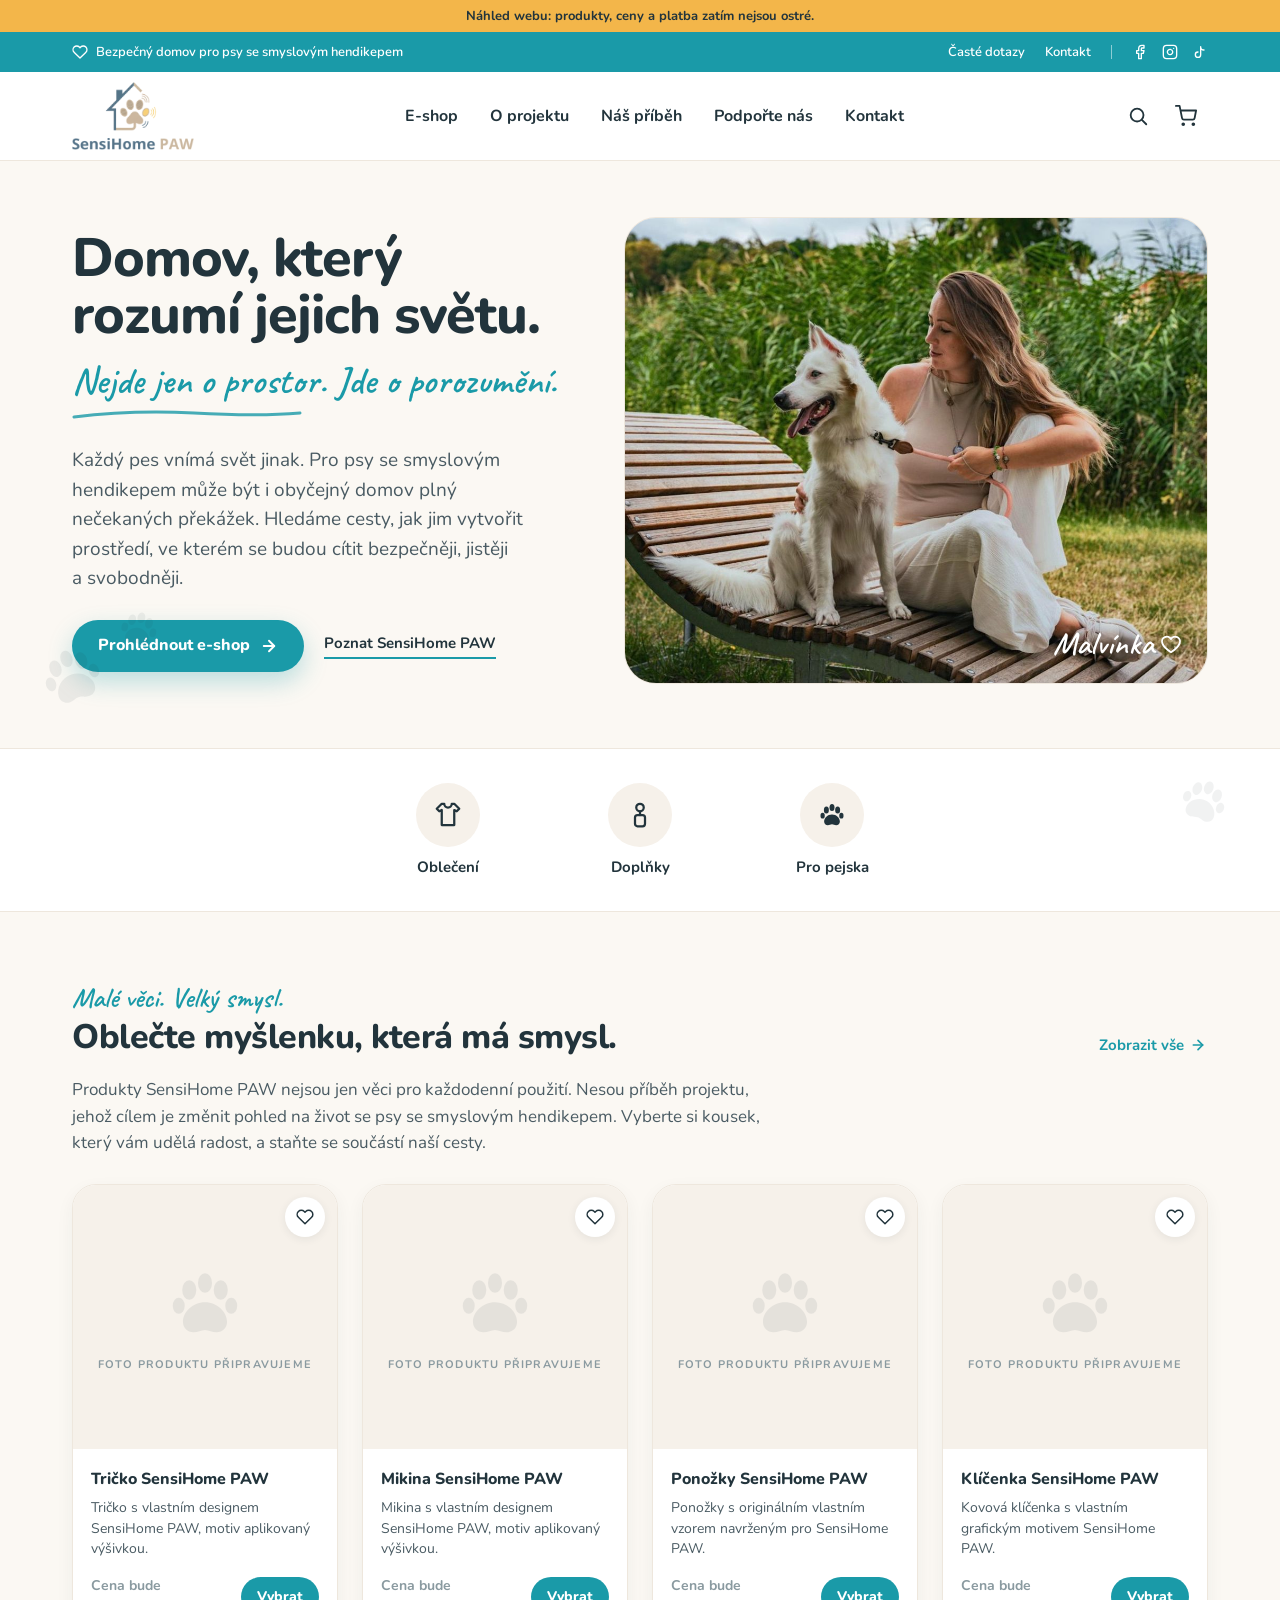
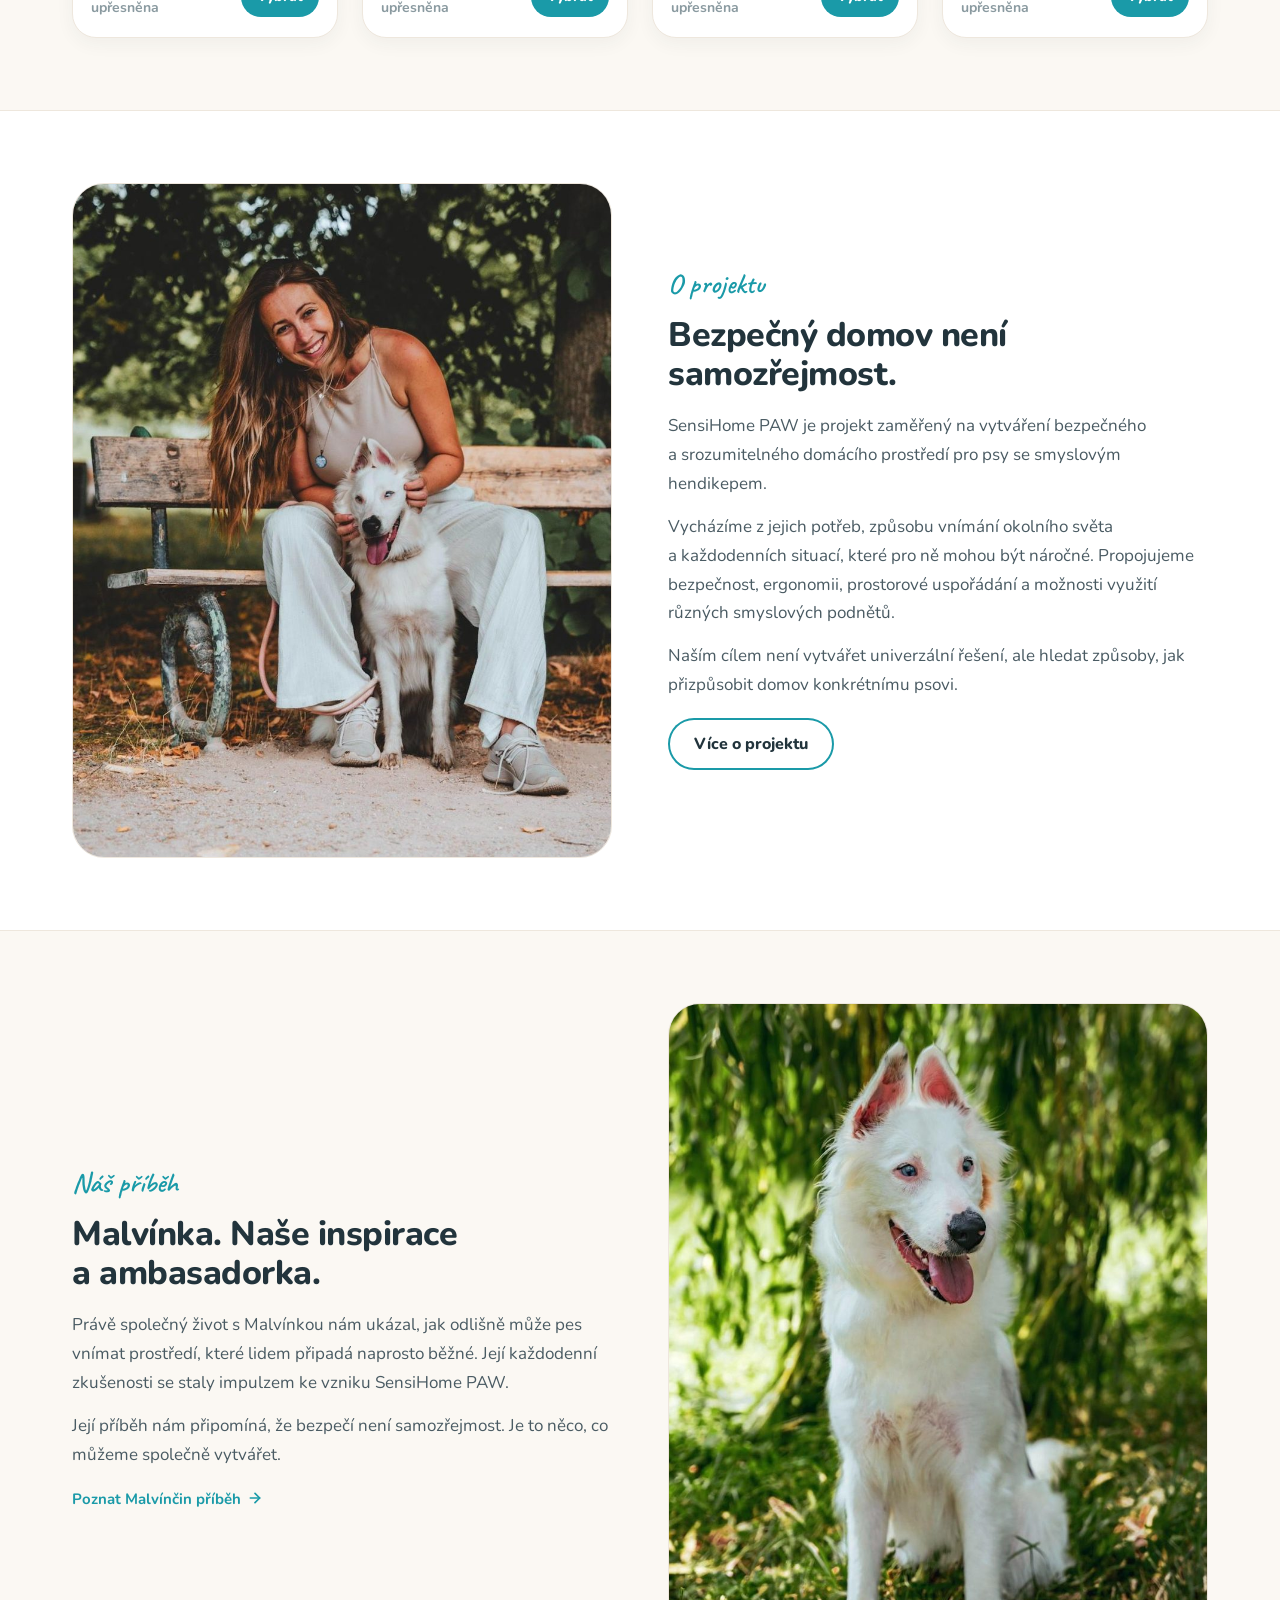
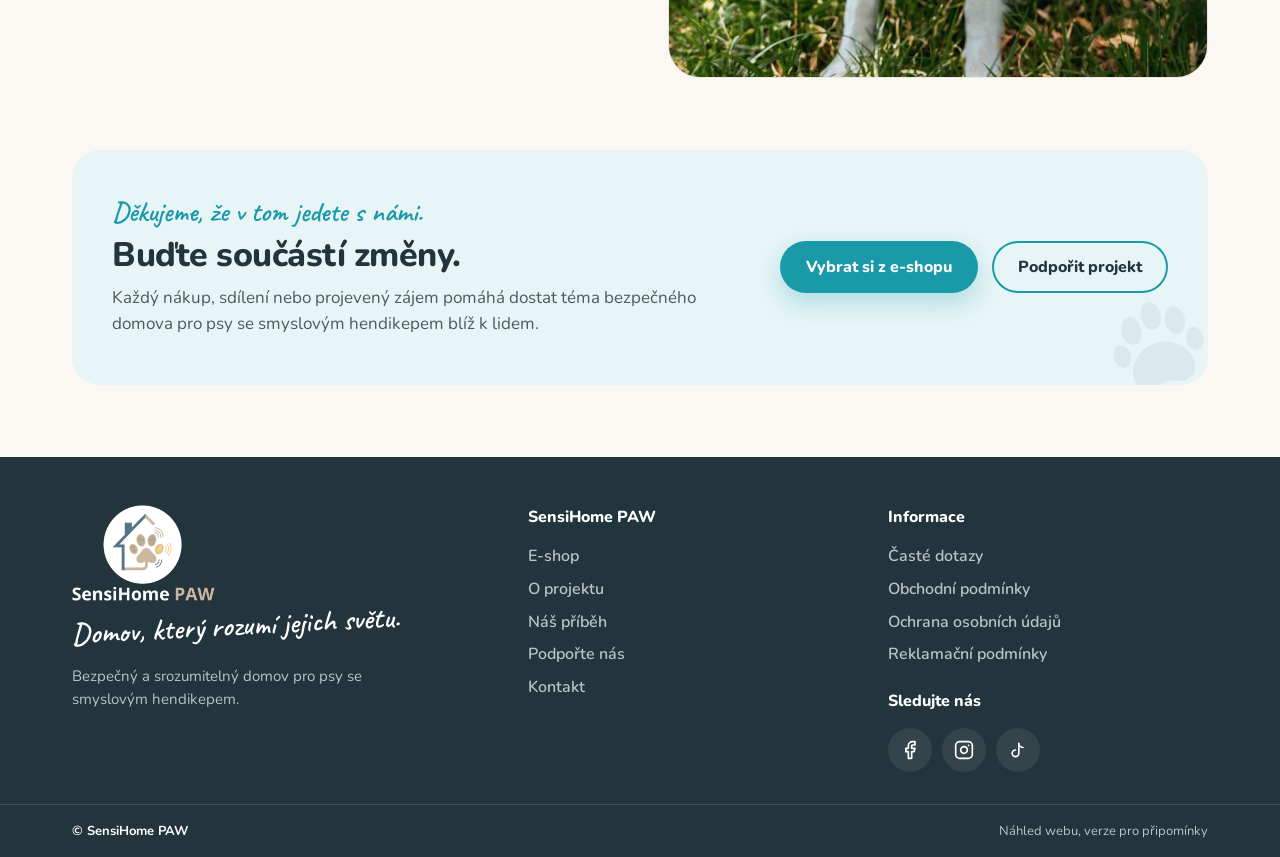
<file: index.html>
<!DOCTYPE html>
<html lang="cs">
<head>
  <meta charset="UTF-8">
  <meta name="viewport" content="width=device-width, initial-scale=1">
  <title>SensiHome PAW | Domov, který rozumí jejich světu</title>
  <meta name="description" content="SensiHome PAW: bezpečnější a srozumitelnější domov pro psy se smyslovým hendikepem. E-shop s produkty, které nesou příběh projektu.">
  <meta name="robots" content="noindex">
  <link rel="icon" href="assets/img/logo.png">
  <link rel="preconnect" href="https://fonts.googleapis.com">
  <link rel="preconnect" href="https://fonts.gstatic.com" crossorigin>
  <link href="https://fonts.googleapis.com/css2?family=Nunito:wght@400;600;700;800&family=Caveat:wght@500;600&display=swap" rel="stylesheet">
  <link rel="stylesheet" href="assets/css/style.css?v=9">
</head>
<body>
  <div id="site-header"></div>
  <main>
    <section class="hero">
      <svg class="paw-deco" aria-hidden="true" viewBox="0 0 24 24" style="width:72px;height:72px;left:36px;bottom:36px;opacity:.07;transform:rotate(-18deg)"><ellipse cx="7.5" cy="8" rx="2" ry="2.8"/><ellipse cx="12" cy="6" rx="2" ry="2.8"/><ellipse cx="16.5" cy="8" rx="2" ry="2.8"/><ellipse cx="4.5" cy="12.5" rx="1.7" ry="2.3"/><ellipse cx="19.5" cy="12.5" rx="1.7" ry="2.3"/><path d="M12 11.5c3.6 0 6.3 2.9 6.3 5.6 0 1.8-1.3 3-3 3-1.3 0-2.1-.7-3.3-.7s-2 .7-3.3.7c-1.7 0-3-1.2-3-3 0-2.7 2.7-5.6 6.3-5.6z"/></svg>
      <svg class="paw-deco" aria-hidden="true" viewBox="0 0 24 24" style="width:46px;height:46px;left:116px;bottom:96px;opacity:.06;transform:rotate(12deg)"><ellipse cx="7.5" cy="8" rx="2" ry="2.8"/><ellipse cx="12" cy="6" rx="2" ry="2.8"/><ellipse cx="16.5" cy="8" rx="2" ry="2.8"/><ellipse cx="4.5" cy="12.5" rx="1.7" ry="2.3"/><ellipse cx="19.5" cy="12.5" rx="1.7" ry="2.3"/><path d="M12 11.5c3.6 0 6.3 2.9 6.3 5.6 0 1.8-1.3 3-3 3-1.3 0-2.1-.7-3.3-.7s-2 .7-3.3.7c-1.7 0-3-1.2-3-3 0-2.7 2.7-5.6 6.3-5.6z"/></svg>
      <div class="wrap">
        <div class="text">
          <h1>Domov, který rozumí jejich světu.</h1>
          <div class="kicker"><span class="hand">Nejde jen o prostor. Jde o porozumění.</span></div>
          <svg class="swoosh" aria-hidden="true" viewBox="0 0 230 10" fill="none" stroke="#1A9AA8" stroke-width="3" stroke-linecap="round"><path d="M2 7c40-5 80-6 120-4 36 2 70 3 106 0"/></svg>
          <p class="lead">Každý pes vnímá svět jinak. Pro psy se smyslovým hendikepem může být i obyčejný domov plný nečekaných překážek. Hledáme cesty, jak jim vytvořit prostředí, ve kterém se budou cítit bezpečněji, jistěji a svobodněji.</p>
          <div class="ctas">
            <a class="btn" href="eshop.html">Prohlédnout e-shop <span data-icon="arrow" style="display:inline-flex;width:18px;height:18px"></span></a>
            <a class="link-underline" href="o-projektu.html">Poznat SensiHome PAW</a>
          </div>
        </div>
        <div class="photo">
          <div class="photo-frame"><img src="assets/img/hero-tereza-malvinka.jpg" alt="Tereza s Malvínkou" fetchpriority="high"></div>
          <span class="photo-label">Malvínka <svg aria-hidden="true" viewBox="0 0 24 22" fill="none" stroke="currentColor" stroke-width="2" stroke-linecap="round" stroke-linejoin="round"><path d="M12 20s-8-5.2-9.6-10A5.3 5.3 0 0 1 12 5.6 5.3 5.3 0 0 1 21.6 10C20 14.8 12 20 12 20z"/></svg></span>
        </div>
      </div>
    </section>

    <section class="cats" aria-label="Kategorie">
      <svg class="paw-deco" aria-hidden="true" viewBox="0 0 24 24" style="width:56px;height:56px;right:48px;top:24px;opacity:.06;transform:rotate(20deg)"><ellipse cx="7.5" cy="8" rx="2" ry="2.8"/><ellipse cx="12" cy="6" rx="2" ry="2.8"/><ellipse cx="16.5" cy="8" rx="2" ry="2.8"/><ellipse cx="4.5" cy="12.5" rx="1.7" ry="2.3"/><ellipse cx="19.5" cy="12.5" rx="1.7" ry="2.3"/><path d="M12 11.5c3.6 0 6.3 2.9 6.3 5.6 0 1.8-1.3 3-3 3-1.3 0-2.1-.7-3.3-.7s-2 .7-3.3.7c-1.7 0-3-1.2-3-3 0-2.7 2.7-5.6 6.3-5.6z"/></svg>
      <div class="wrap" id="cats"></div>
    </section>

    <section class="section" id="produkty">
      <div class="wrap">
        <div class="sec-head">
          <div class="titles"><span class="hand">Malé věci. Velký smysl.</span><h2>Oblečte myšlenku, která má smysl.</h2></div>
          <a class="link-arrow" href="eshop.html">Zobrazit vše <span data-icon="arrow" style="display:inline-flex;width:18px;height:18px"></span></a>
        </div>
        <p style="color:var(--text);font-size:17px;max-width:720px;margin:-8px 0 28px">Produkty SensiHome PAW nejsou jen věci pro každodenní použití. Nesou příběh projektu, jehož cílem je změnit pohled na život se psy se smyslovým hendikepem. Vyberte si kousek, který vám udělá radost, a staňte se součástí naší cesty.</p>
        <div class="grid" id="grid" data-limit="4"></div>
      </div>
    </section>

    <section class="section white">
      <div class="wrap split">
        <div class="media"><div class="photo-frame"><img src="assets/img/tereza-malvinka-lavicka.jpg" alt="Tereza a Malvínka na lavičce" loading="lazy"></div></div>
        <div class="body">
          <span class="hand" style="font-size:28px">O projektu</span>
          <h2>Bezpečný domov není samozřejmost.</h2>
          <div class="prose">
            <p>SensiHome PAW je projekt zaměřený na vytváření bezpečného a srozumitelného domácího prostředí pro psy se smyslovým hendikepem.</p>
            <p>Vycházíme z jejich potřeb, způsobu vnímání okolního světa a každodenních situací, které pro ně mohou být náročné. Propojujeme bezpečnost, ergonomii, prostorové uspořádání a možnosti využití různých smyslových podnětů.</p>
            <p>Naším cílem není vytvářet univerzální řešení, ale hledat způsoby, jak přizpůsobit domov konkrétnímu psovi.</p>
          </div>
          <a class="btn ghost" href="o-projektu.html">Více o projektu</a>
        </div>
      </div>
    </section>

    <section class="section">
      <div class="wrap split reverse">
        <div class="media"><div class="photo-frame"><img src="assets/img/malvinka.jpg" alt="Malvínka" loading="lazy"></div></div>
        <div class="body">
          <span class="hand" style="font-size:28px">Náš příběh</span>
          <h2>Malvínka. Naše inspirace a ambasadorka.</h2>
          <div class="prose">
            <p>Právě společný život s Malvínkou nám ukázal, jak odlišně může pes vnímat prostředí, které lidem připadá naprosto běžné. Její každodenní zkušenosti se staly impulzem ke vzniku SensiHome PAW.</p>
            <p>Její příběh nám připomíná, že bezpečí není samozřejmost. Je to něco, co můžeme společně vytvářet.</p>
          </div>
          <a class="link-arrow" href="nas-pribeh.html">Poznat Malvínčin příběh <span data-icon="arrow" style="display:inline-flex;width:18px;height:18px"></span></a>
        </div>
      </div>
    </section>

    <section class="section" style="padding-top:0">
      <div class="wrap">
        <div class="band">
          <svg class="paw-deco" aria-hidden="true" viewBox="0 0 24 24" style="width:120px;height:120px;right:-10px;bottom:-20px;opacity:.06;transform:rotate(-14deg)"><ellipse cx="7.5" cy="8" rx="2" ry="2.8"/><ellipse cx="12" cy="6" rx="2" ry="2.8"/><ellipse cx="16.5" cy="8" rx="2" ry="2.8"/><ellipse cx="4.5" cy="12.5" rx="1.7" ry="2.3"/><ellipse cx="19.5" cy="12.5" rx="1.7" ry="2.3"/><path d="M12 11.5c3.6 0 6.3 2.9 6.3 5.6 0 1.8-1.3 3-3 3-1.3 0-2.1-.7-3.3-.7s-2 .7-3.3.7c-1.7 0-3-1.2-3-3 0-2.7 2.7-5.6 6.3-5.6z"/></svg>
          <div class="titles">
            <span class="hand" style="font-size:28px">Děkujeme, že v tom jedete s námi.</span>
            <h2>Buďte součástí změny.</h2>
            <p>Každý nákup, sdílení nebo projevený zájem pomáhá dostat téma bezpečného domova pro psy se smyslovým hendikepem blíž k lidem.</p>
          </div>
          <div class="ctas">
            <a class="btn" href="eshop.html">Vybrat si z e-shopu</a>
            <a class="btn ghost" href="podporte-nas.html">Podpořit projekt</a>
          </div>
        </div>
      </div>
    </section>
  </main>
  <div id="site-footer"></div>
  <script src="assets/js/data.js?v=9"></script>
  <script src="assets/js/app.js?v=9"></script>
</body>
</html>
</file>
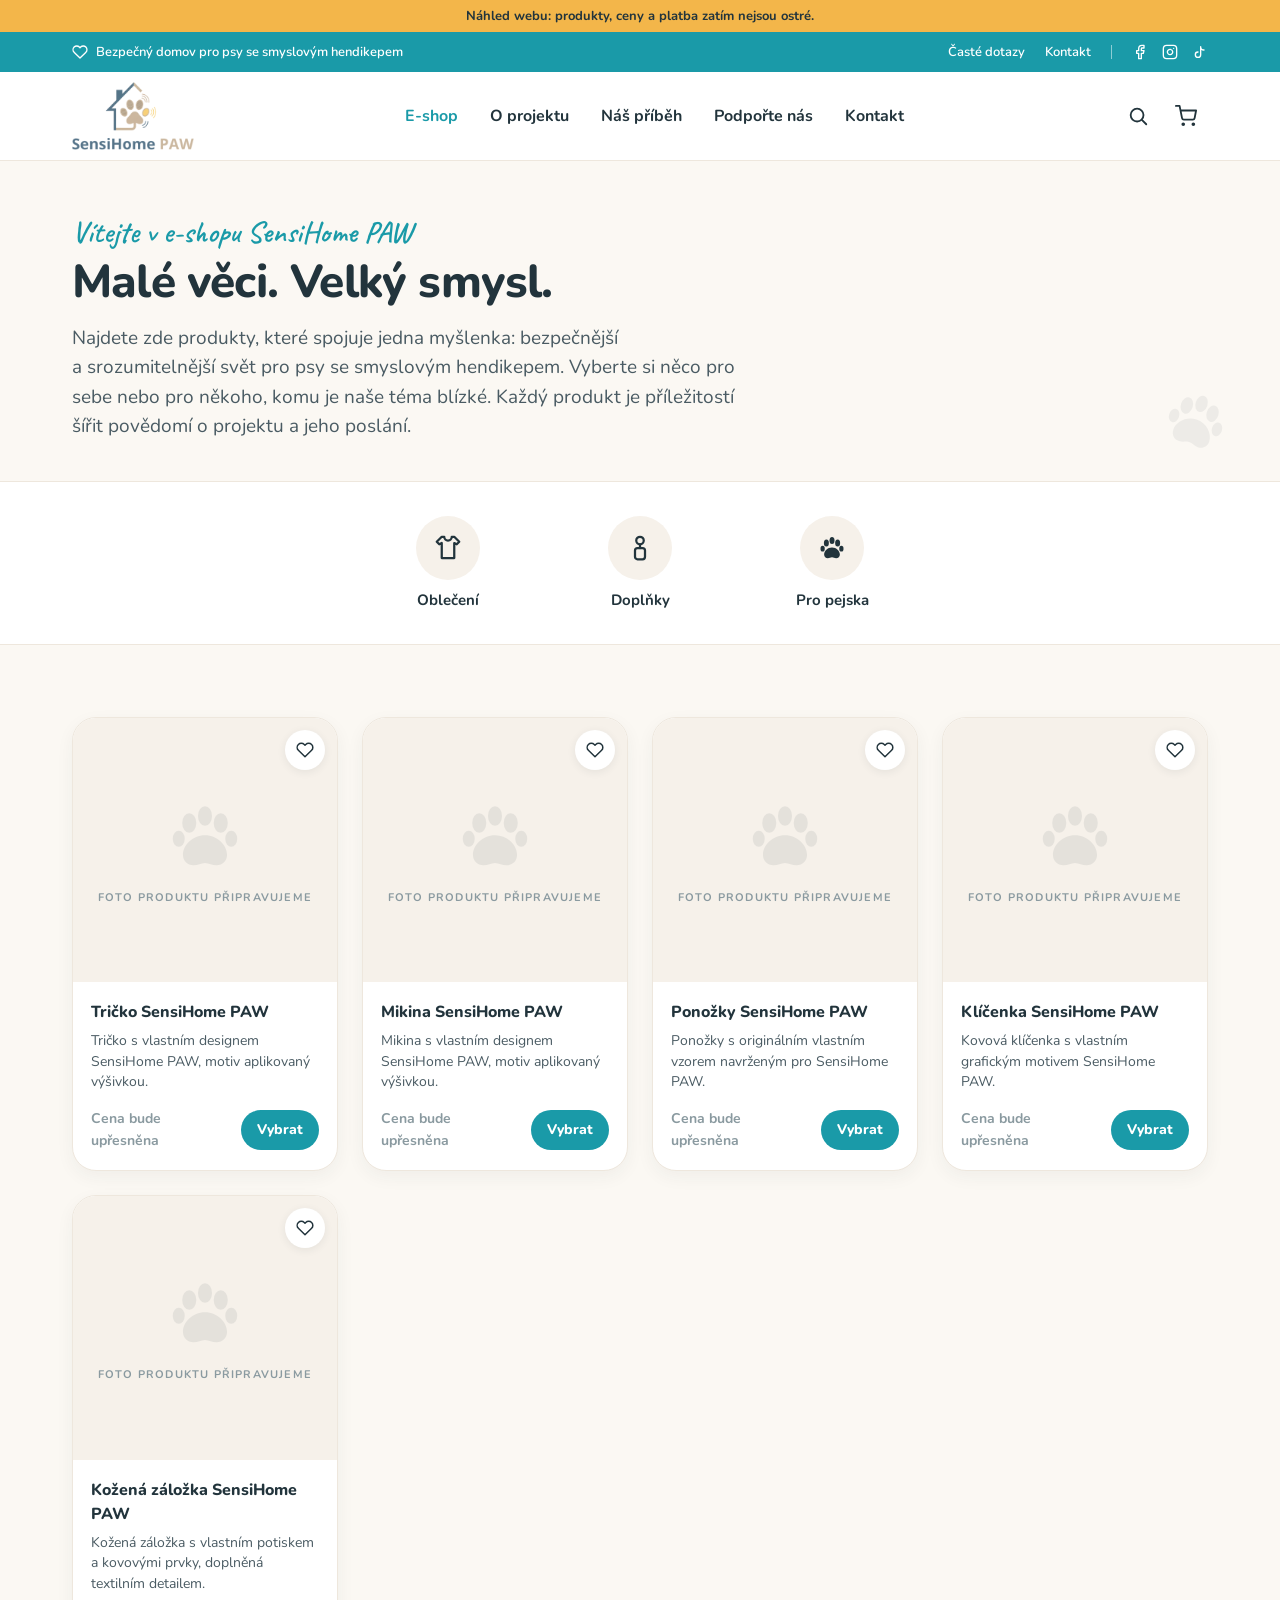
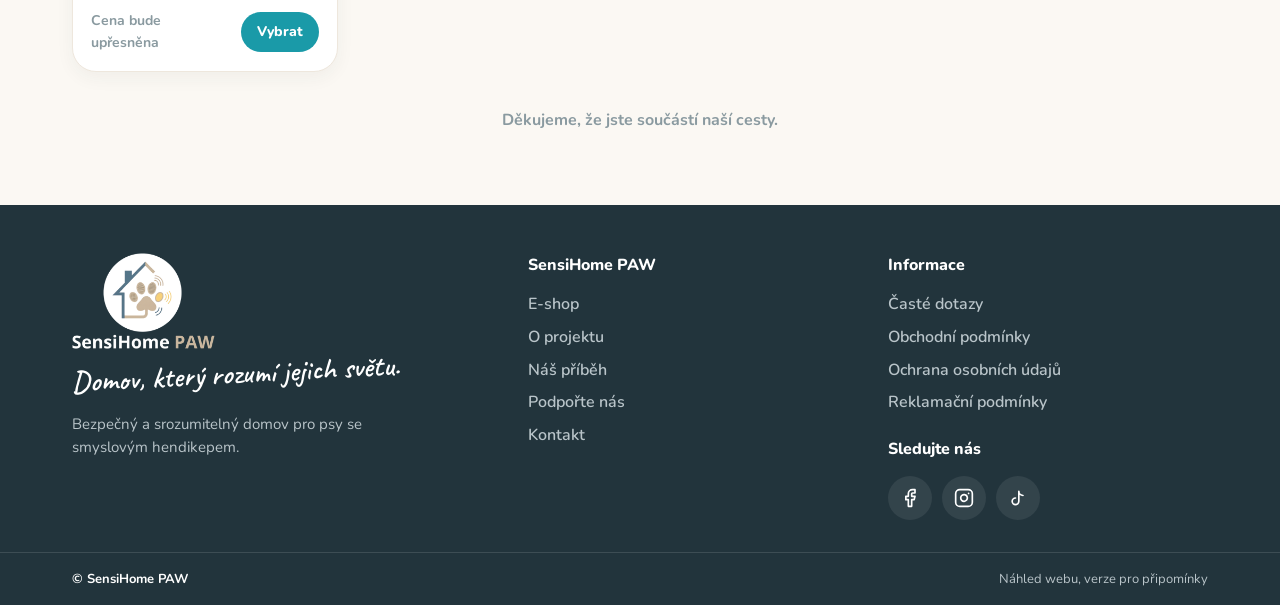
<file: eshop.html>
<!DOCTYPE html>
<html lang="cs">
<head>
  <meta charset="UTF-8">
  <meta name="viewport" content="width=device-width, initial-scale=1">
  <title>E-shop | SensiHome PAW</title>
  <meta name="description" content="Produkty SensiHome PAW: oblečení, doplňky a drobnosti pro radost.">
  <meta name="robots" content="noindex">
  <link rel="icon" href="assets/img/logo.png">
  <link rel="preconnect" href="https://fonts.googleapis.com">
  <link rel="preconnect" href="https://fonts.gstatic.com" crossorigin>
  <link href="https://fonts.googleapis.com/css2?family=Nunito:wght@400;600;700;800&family=Caveat:wght@500;600&display=swap" rel="stylesheet">
  <link rel="stylesheet" href="assets/css/style.css?v=9">
</head>
<body>
  <div id="site-header"></div>
  <main>
    <section class="page-head">
      <svg class="paw-deco" aria-hidden="true" viewBox="0 0 24 24" style="width:72px;height:72px;right:48px;bottom:24px;opacity:.06;transform:rotate(18deg)"><ellipse cx="7.5" cy="8" rx="2" ry="2.8"/><ellipse cx="12" cy="6" rx="2" ry="2.8"/><ellipse cx="16.5" cy="8" rx="2" ry="2.8"/><ellipse cx="4.5" cy="12.5" rx="1.7" ry="2.3"/><ellipse cx="19.5" cy="12.5" rx="1.7" ry="2.3"/><path d="M12 11.5c3.6 0 6.3 2.9 6.3 5.6 0 1.8-1.3 3-3 3-1.3 0-2.1-.7-3.3-.7s-2 .7-3.3.7c-1.7 0-3-1.2-3-3 0-2.7 2.7-5.6 6.3-5.6z"/></svg>
      <div class="wrap">
        <span class="hand">Vítejte v e-shopu SensiHome PAW</span>
        <h1>Malé věci. Velký smysl.</h1>
        <p>Najdete zde produkty, které spojuje jedna myšlenka: bezpečnější a srozumitelnější svět pro psy se smyslovým hendikepem. Vyberte si něco pro sebe nebo pro někoho, komu je naše téma blízké. Každý produkt je příležitostí šířit povědomí o projektu a jeho poslání.</p>
      </div>
    </section>
    <section class="cats" aria-label="Kategorie"><div class="wrap" id="cats"></div></section>
    <section class="section">
      <div class="wrap">
        <div class="grid" id="grid"></div>
        <p style="text-align:center;color:var(--muted);margin-top:36px;font-weight:700">Děkujeme, že jste součástí naší cesty.</p>
      </div>
    </section>
  </main>
  <div id="site-footer"></div>
  <script src="assets/js/data.js?v=9"></script>
  <script src="assets/js/app.js?v=9"></script>
</body>
</html>
</file>
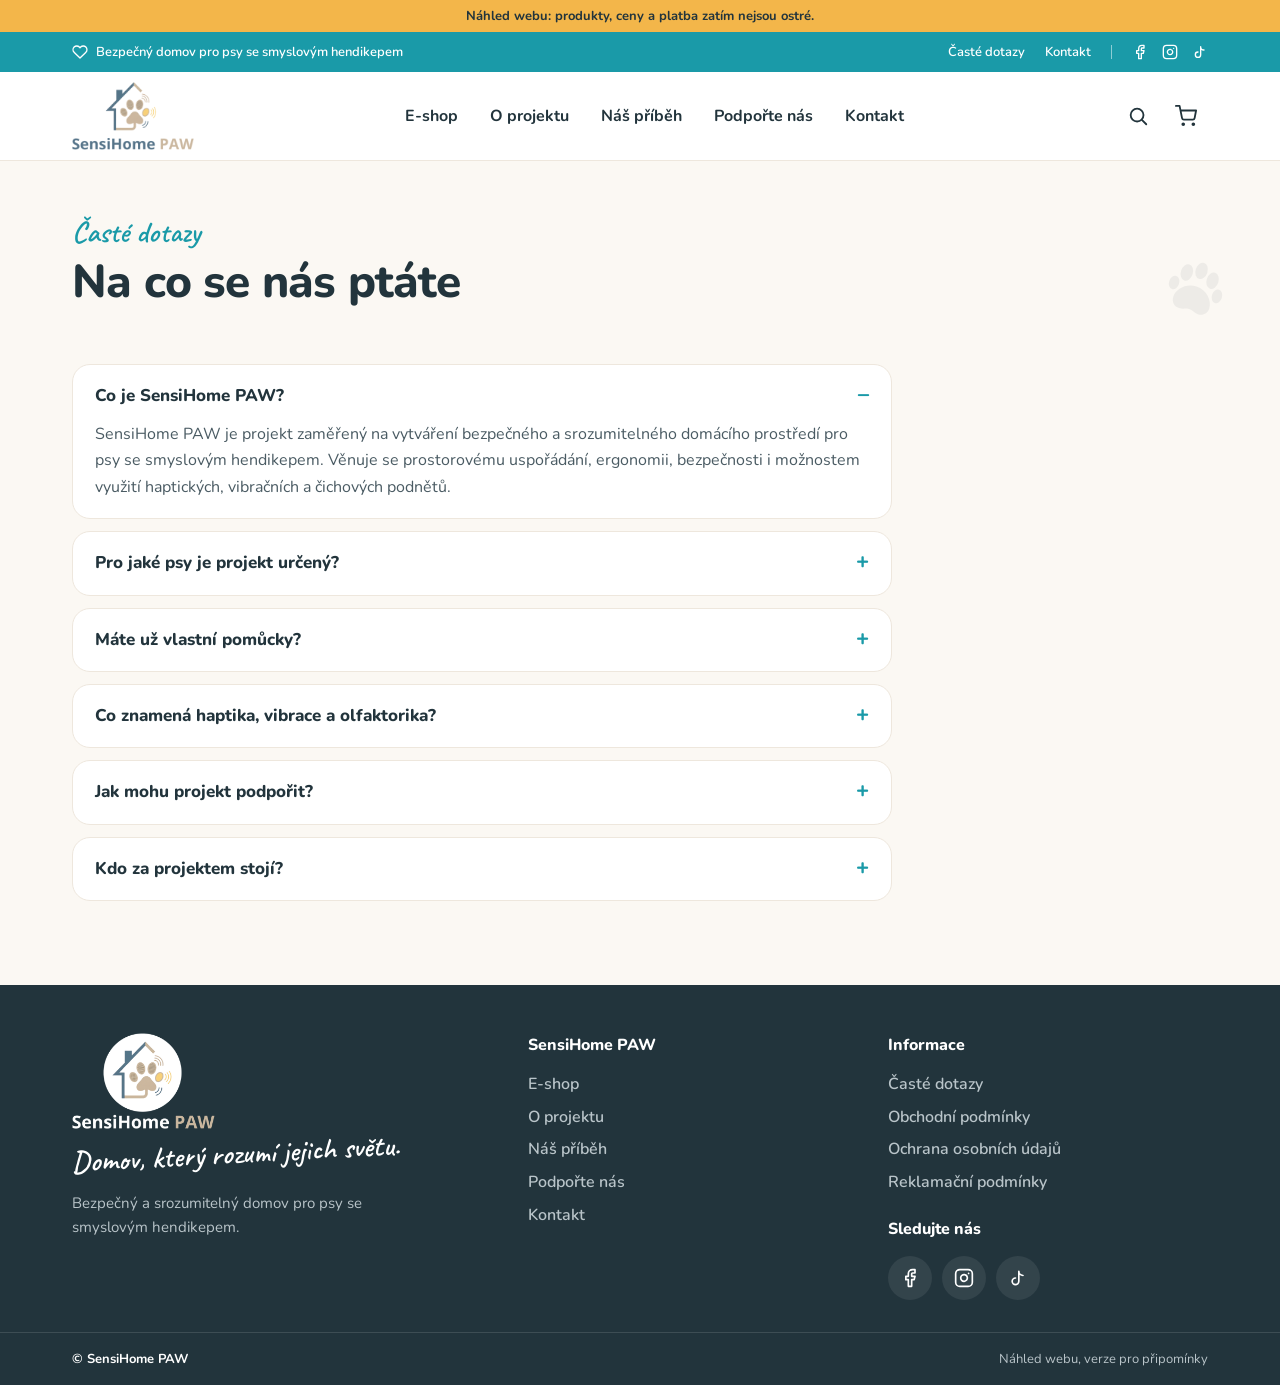
<file: faq.html>
<!DOCTYPE html>
<html lang="cs">
<head>
  <meta charset="UTF-8">
  <meta name="viewport" content="width=device-width, initial-scale=1">
  <title>Časté dotazy | SensiHome PAW</title>
  <meta name="description" content="Časté dotazy k projektu SensiHome PAW.">
  <meta name="robots" content="noindex">
  <link rel="icon" href="assets/img/logo.png">
  <link rel="preconnect" href="https://fonts.googleapis.com">
  <link rel="preconnect" href="https://fonts.gstatic.com" crossorigin>
  <link href="https://fonts.googleapis.com/css2?family=Nunito:wght@400;600;700;800&family=Caveat:wght@500;600&display=swap" rel="stylesheet">
  <link rel="stylesheet" href="assets/css/style.css?v=9">
</head>
<body>
  <div id="site-header"></div>
  <main>
    <section class="page-head">
      <svg class="paw-deco" aria-hidden="true" viewBox="0 0 24 24" style="width:72px;height:72px;right:48px;bottom:24px;opacity:.06;transform:rotate(18deg)"><ellipse cx="7.5" cy="8" rx="2" ry="2.8"/><ellipse cx="12" cy="6" rx="2" ry="2.8"/><ellipse cx="16.5" cy="8" rx="2" ry="2.8"/><ellipse cx="4.5" cy="12.5" rx="1.7" ry="2.3"/><ellipse cx="19.5" cy="12.5" rx="1.7" ry="2.3"/><path d="M12 11.5c3.6 0 6.3 2.9 6.3 5.6 0 1.8-1.3 3-3 3-1.3 0-2.1-.7-3.3-.7s-2 .7-3.3.7c-1.7 0-3-1.2-3-3 0-2.7 2.7-5.6 6.3-5.6z"/></svg>
      <div class="wrap">
        <span class="hand">Časté dotazy</span>
        <h1>Na co se nás ptáte</h1>
        
      </div>
    </section>
    <section class="section" style="padding-top:16px"><div class="wrap"><div class="faq"><details open><summary>Co je SensiHome PAW?</summary><p>SensiHome PAW je projekt zaměřený na vytváření bezpečného a srozumitelného domácího prostředí pro psy se smyslovým hendikepem. Věnuje se prostorovému uspořádání, ergonomii, bezpečnosti i možnostem využití haptických, vibračních a čichových podnětů.</p></details><details><summary>Pro jaké psy je projekt určený?</summary><p>Především pro psy se zrakovým nebo sluchovým hendikepem, případně s kombinací obou omezení. Vycházíme ale z toho, že každý pes má individuální potřeby.</p></details><details><summary>Máte už vlastní pomůcky?</summary><p>Projekt je v současnosti ve fázi vývoje a ověřování principů. Pracujeme na hledání a testování možností, které bychom chtěli postupně převést do praktických řešení a pomůcek.</p></details><details><summary>Co znamená haptika, vibrace a olfaktorika?</summary><p>Haptika se zabývá vnímáním prostřednictvím doteku a povrchů. Vibrace představují další možný způsob předávání podnětů. Olfaktorika pracuje s čichem a pachovými informacemi. V projektu zkoumáme, jak mohou tyto oblasti přispět ke srozumitelnějšímu domácímu prostředí.</p></details><details><summary>Jak mohu projekt podpořit?</summary><p>Můžete si vybrat produkt v našem e-shopu, sdílet projekt nebo přispět prostřednictvím samostatného dárcovského kanálu.</p></details><details><summary>Kdo za projektem stojí?</summary><p>Zakladatelkou SensiHome PAW je Tereza Viselková. Projekt vznikl jako iniciativa společnosti Bro&amp;siS studio s.r.o.</p></details></div></div></section>
  </main>
  <div id="site-footer"></div>
  <script src="assets/js/data.js?v=9"></script>
  <script src="assets/js/app.js?v=9"></script>
</body>
</html>
</file>
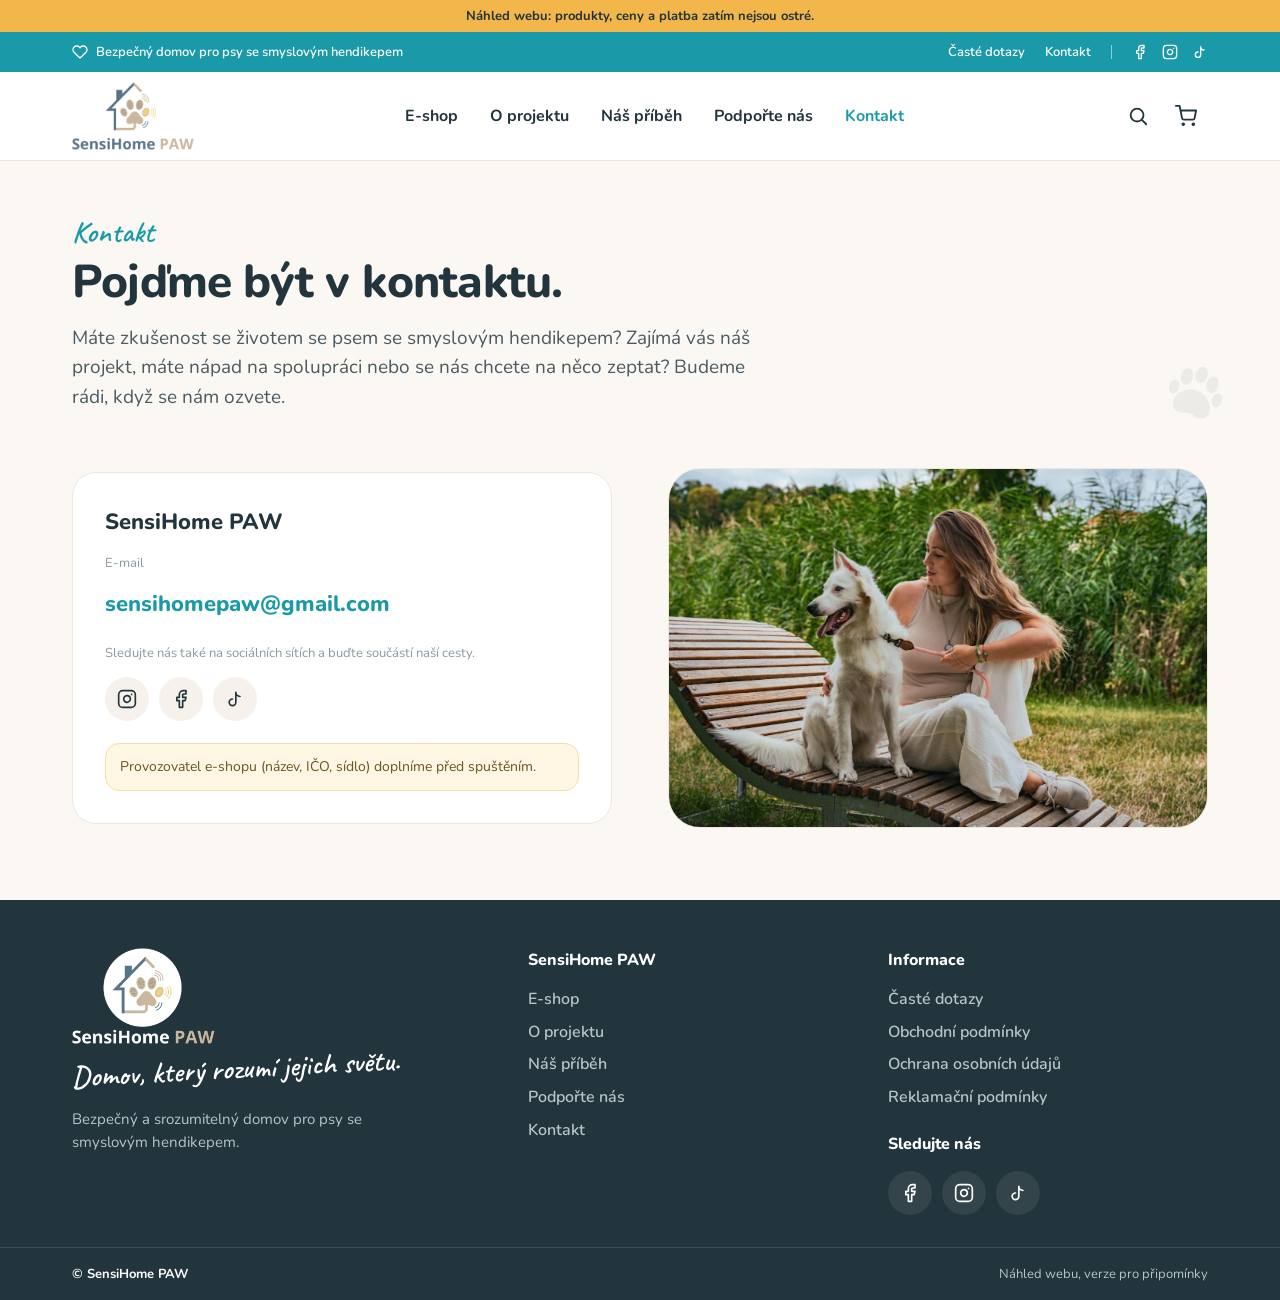
<file: kontakt.html>
<!DOCTYPE html>
<html lang="cs">
<head>
  <meta charset="UTF-8">
  <meta name="viewport" content="width=device-width, initial-scale=1">
  <title>Kontakt | SensiHome PAW</title>
  <meta name="description" content="Kontakt na SensiHome PAW.">
  <meta name="robots" content="noindex">
  <link rel="icon" href="assets/img/logo.png">
  <link rel="preconnect" href="https://fonts.googleapis.com">
  <link rel="preconnect" href="https://fonts.gstatic.com" crossorigin>
  <link href="https://fonts.googleapis.com/css2?family=Nunito:wght@400;600;700;800&family=Caveat:wght@500;600&display=swap" rel="stylesheet">
  <link rel="stylesheet" href="assets/css/style.css?v=9">
</head>
<body>
  <div id="site-header"></div>
  <main>
    <section class="page-head">
      <svg class="paw-deco" aria-hidden="true" viewBox="0 0 24 24" style="width:72px;height:72px;right:48px;bottom:24px;opacity:.06;transform:rotate(18deg)"><ellipse cx="7.5" cy="8" rx="2" ry="2.8"/><ellipse cx="12" cy="6" rx="2" ry="2.8"/><ellipse cx="16.5" cy="8" rx="2" ry="2.8"/><ellipse cx="4.5" cy="12.5" rx="1.7" ry="2.3"/><ellipse cx="19.5" cy="12.5" rx="1.7" ry="2.3"/><path d="M12 11.5c3.6 0 6.3 2.9 6.3 5.6 0 1.8-1.3 3-3 3-1.3 0-2.1-.7-3.3-.7s-2 .7-3.3.7c-1.7 0-3-1.2-3-3 0-2.7 2.7-5.6 6.3-5.6z"/></svg>
      <div class="wrap">
        <span class="hand">Kontakt</span>
        <h1>Pojďme být v kontaktu.</h1>
        <p>Máte zkušenost se životem se psem se smyslovým hendikepem? Zajímá vás náš projekt, máte nápad na spolupráci nebo se nás chcete na něco zeptat? Budeme rádi, když se nám ozvete.</p>
      </div>
    </section>
    <section class="section" style="padding-top:16px">
      <div class="wrap split">
        <div class="contact-card">
          <h3 style="font-size:22px">SensiHome PAW</h3>
          <span class="note">E-mail</span>
          <a class="mail" href="mailto:sensihomepaw@gmail.com">sensihomepaw@gmail.com</a>
          <span class="note" style="margin-top:8px">Sledujte nás také na sociálních sítích a buďte součástí naší cesty.</span>
          <div class="socials"><a href="https://www.instagram.com/hendikepovany_pes/" target="_blank" rel="noopener" aria-label="Instagram" data-icon="ig"></a><a href="https://www.facebook.com/HendikepovanyPes/" target="_blank" rel="noopener" aria-label="Facebook" data-icon="fb"></a><a href="https://www.tiktok.com/@hendikepovany_pes" target="_blank" rel="noopener" aria-label="TikTok" data-icon="tt"></a></div>
          <div class="todo" style="margin-top:8px">Provozovatel e-shopu (název, IČO, sídlo) doplníme před spuštěním.</div>
        </div>
        <div class="media wide"><div class="photo-frame" style="aspect-ratio:3/2"><img src="assets/img/tereza-malvinka-lehatko.jpg" alt="Tereza a Malvínka" loading="lazy"></div></div>
      </div>
    </section>
  </main>
  <div id="site-footer"></div>
  <script src="assets/js/data.js?v=9"></script>
  <script src="assets/js/app.js?v=9"></script>
</body>
</html>
</file>
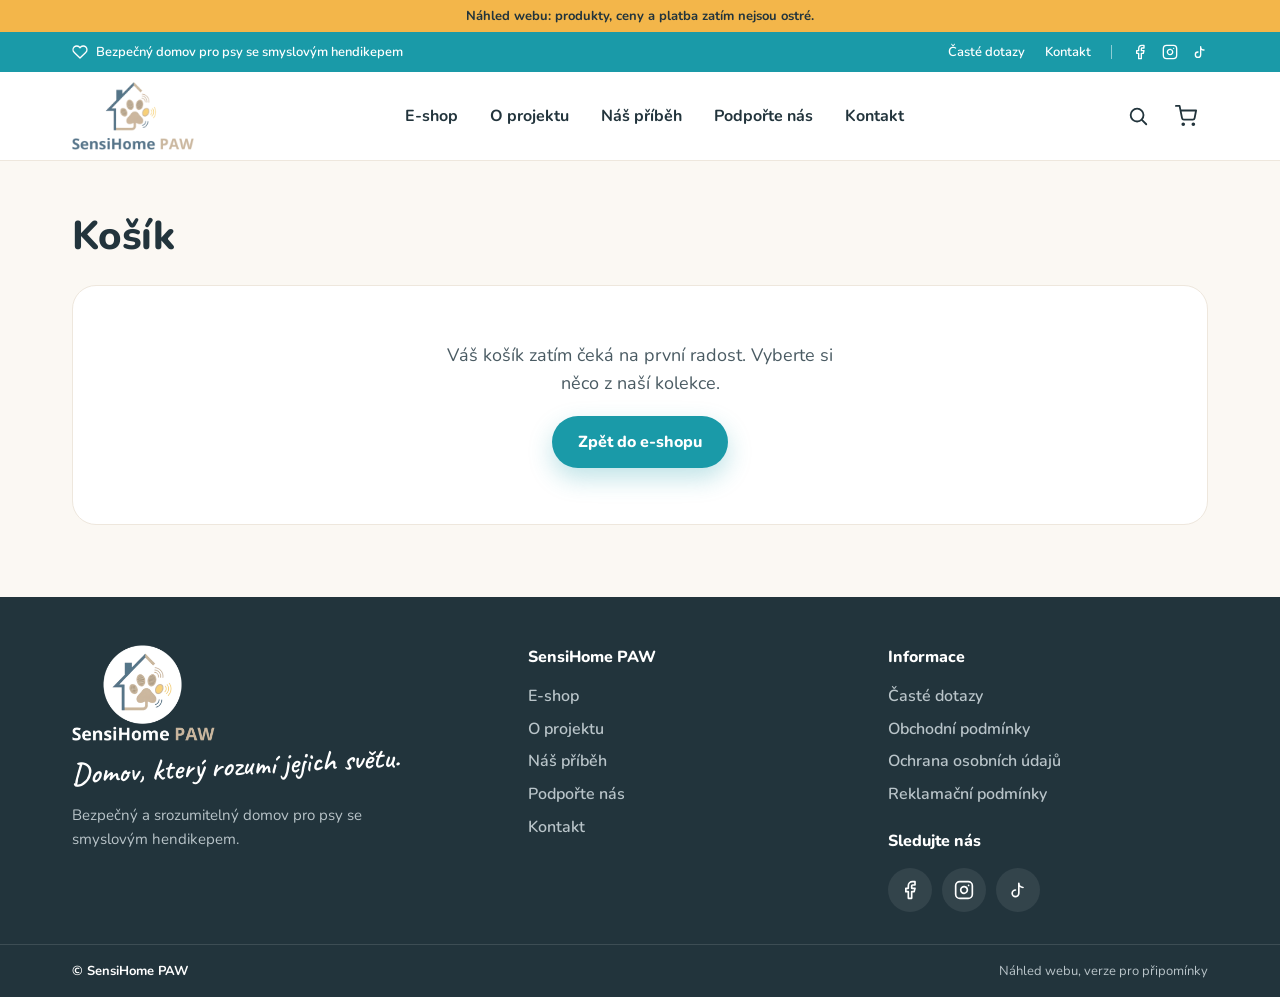
<file: kosik.html>
<!DOCTYPE html>
<html lang="cs">
<head>
  <meta charset="UTF-8">
  <meta name="viewport" content="width=device-width, initial-scale=1">
  <title>Košík | SensiHome PAW</title>
  <meta name="description" content="Košík SensiHome PAW.">
  <meta name="robots" content="noindex">
  <link rel="icon" href="assets/img/logo.png">
  <link rel="preconnect" href="https://fonts.googleapis.com">
  <link rel="preconnect" href="https://fonts.gstatic.com" crossorigin>
  <link href="https://fonts.googleapis.com/css2?family=Nunito:wght@400;600;700;800&family=Caveat:wght@500;600&display=swap" rel="stylesheet">
  <link rel="stylesheet" href="assets/css/style.css?v=9">
</head>
<body>
  <div id="site-header"></div>
  <main>
    <section class="section cart" style="padding-top:44px">
      <div class="wrap">
        <h1 style="font-size:40px;letter-spacing:-.6px;margin-bottom:18px">Košík</h1>
        <div id="cart"></div>
      </div>
    </section>
  </main>
  <div id="site-footer"></div>
  <script src="assets/js/data.js?v=9"></script>
  <script src="assets/js/app.js?v=9"></script>
</body>
</html>
</file>
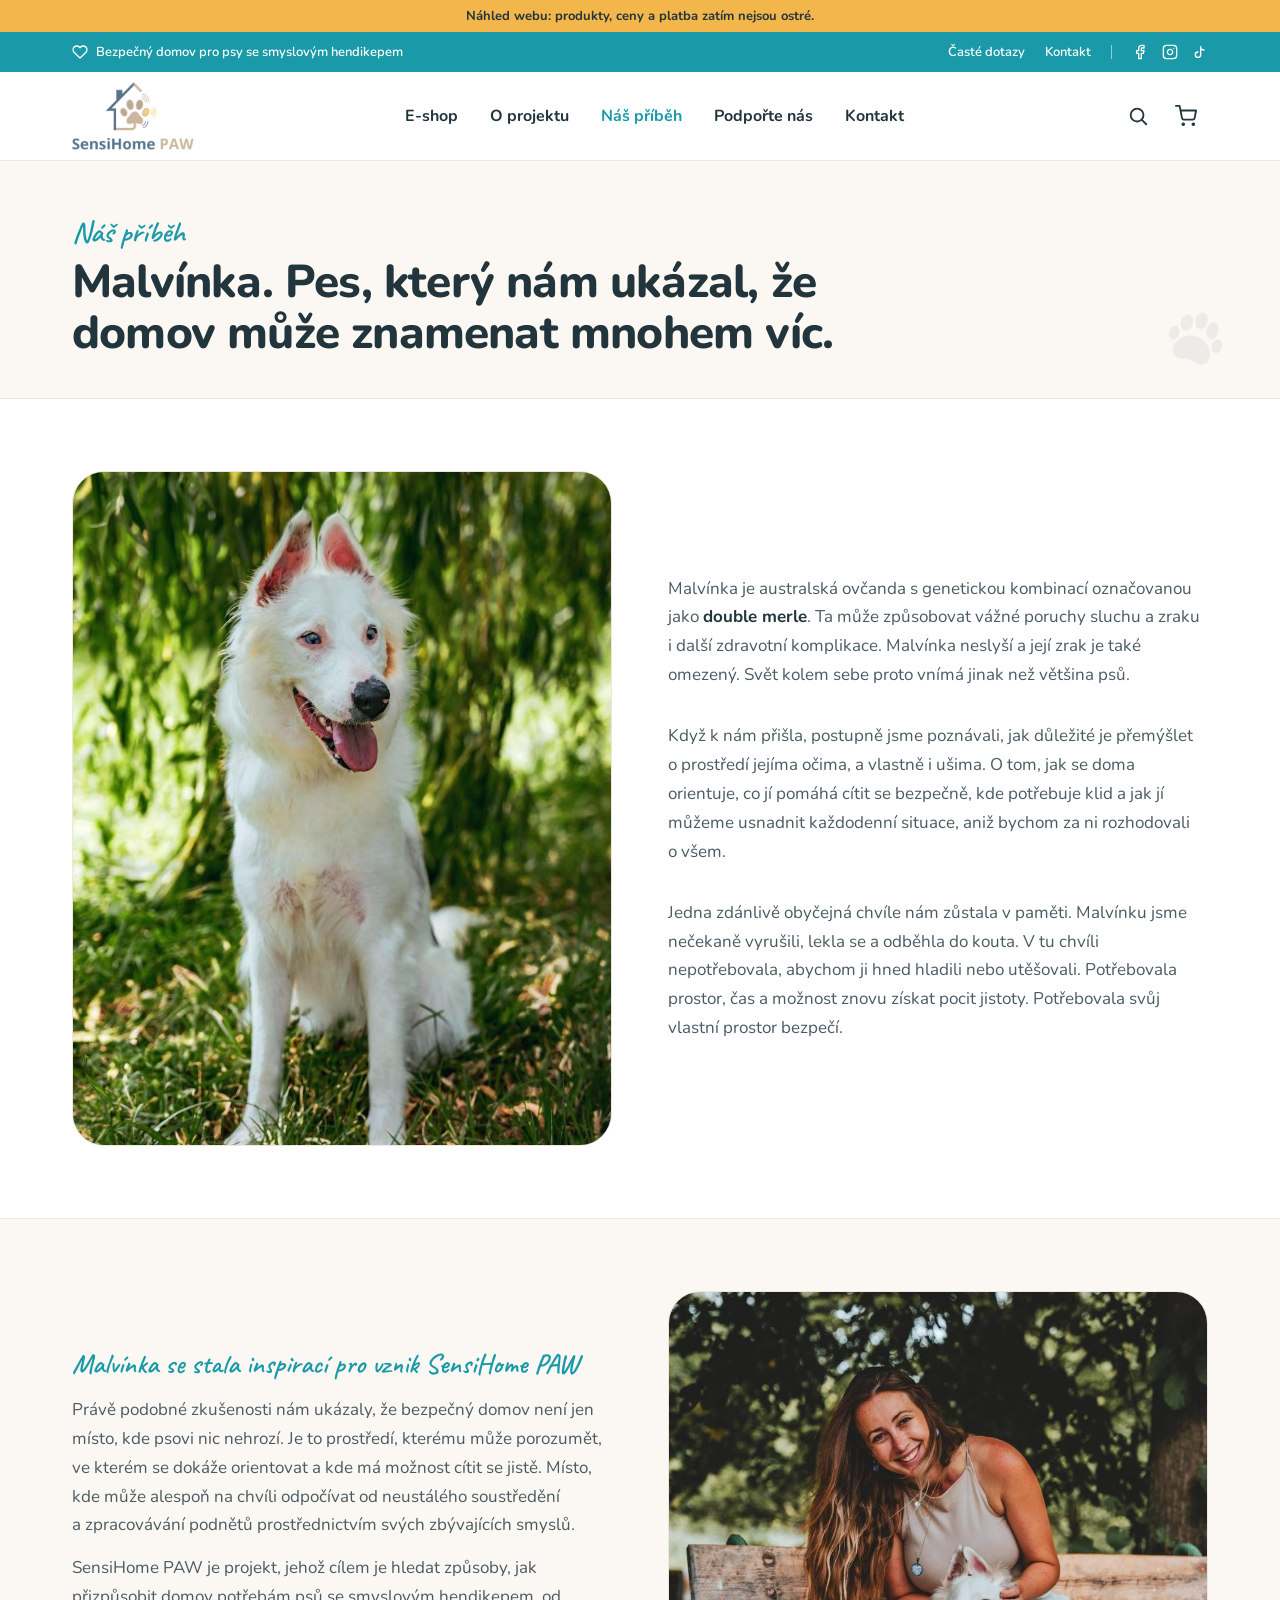
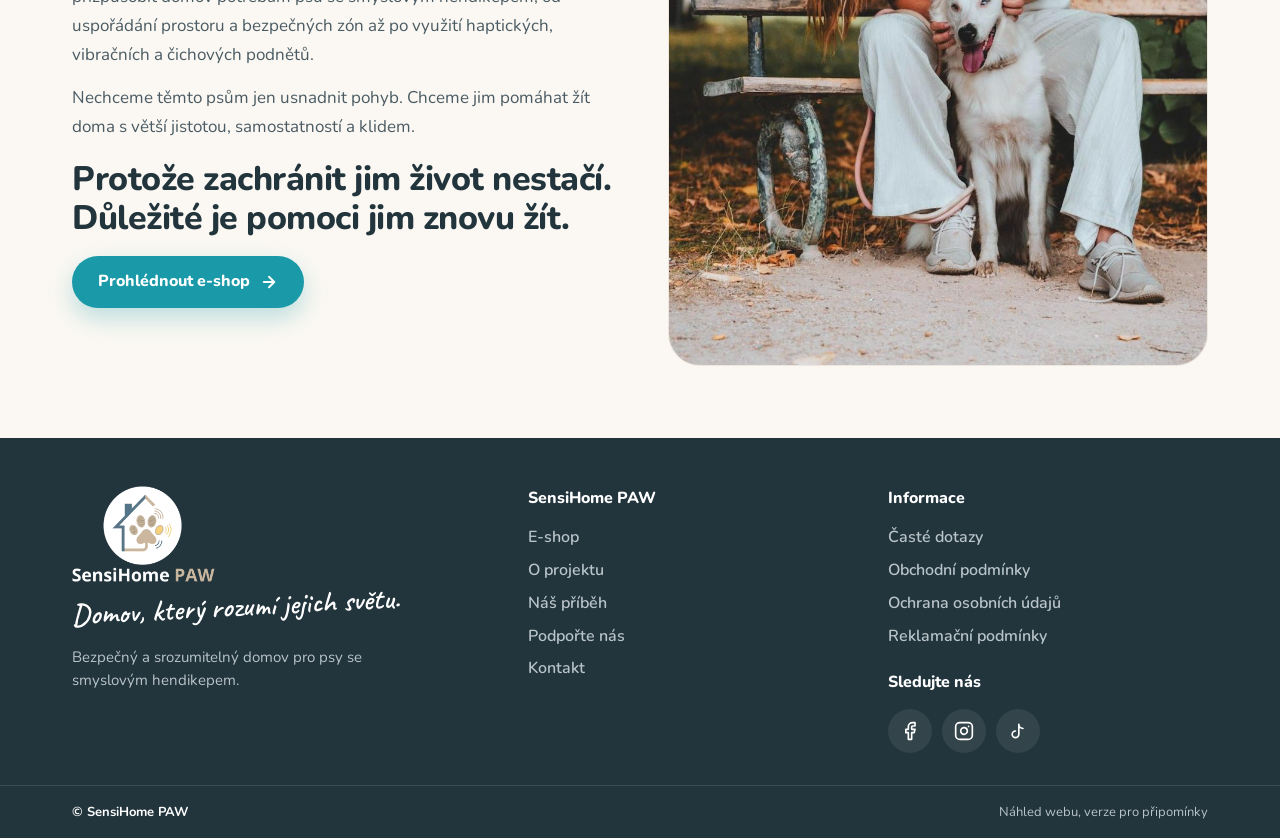
<file: nas-pribeh.html>
<!DOCTYPE html>
<html lang="cs">
<head>
  <meta charset="UTF-8">
  <meta name="viewport" content="width=device-width, initial-scale=1">
  <title>Náš příběh: Malvínka | SensiHome PAW</title>
  <meta name="description" content="Malvínka, australská ovčanda s double merle, je inspirací SensiHome PAW.">
  <meta name="robots" content="noindex">
  <link rel="icon" href="assets/img/logo.png">
  <link rel="preconnect" href="https://fonts.googleapis.com">
  <link rel="preconnect" href="https://fonts.gstatic.com" crossorigin>
  <link href="https://fonts.googleapis.com/css2?family=Nunito:wght@400;600;700;800&family=Caveat:wght@500;600&display=swap" rel="stylesheet">
  <link rel="stylesheet" href="assets/css/style.css?v=9">
</head>
<body>
  <div id="site-header"></div>
  <main>
    <section class="page-head">
      <svg class="paw-deco" aria-hidden="true" viewBox="0 0 24 24" style="width:72px;height:72px;right:48px;bottom:24px;opacity:.06;transform:rotate(18deg)"><ellipse cx="7.5" cy="8" rx="2" ry="2.8"/><ellipse cx="12" cy="6" rx="2" ry="2.8"/><ellipse cx="16.5" cy="8" rx="2" ry="2.8"/><ellipse cx="4.5" cy="12.5" rx="1.7" ry="2.3"/><ellipse cx="19.5" cy="12.5" rx="1.7" ry="2.3"/><path d="M12 11.5c3.6 0 6.3 2.9 6.3 5.6 0 1.8-1.3 3-3 3-1.3 0-2.1-.7-3.3-.7s-2 .7-3.3.7c-1.7 0-3-1.2-3-3 0-2.7 2.7-5.6 6.3-5.6z"/></svg>
      <div class="wrap">
        <span class="hand">Náš příběh</span>
        <h1>Malvínka. Pes, který nám ukázal, že domov může znamenat mnohem víc.</h1>
        
      </div>
    </section>
    <section class="section white">
      <div class="wrap split">
        <div class="media"><div class="photo-frame"><img src="assets/img/malvinka.jpg" alt="Malvínka" loading="lazy"></div></div>
        <div class="body prose">
          <p>Malvínka je australská ovčanda s genetickou kombinací označovanou jako <strong style="color:var(--ink)">double merle</strong>. Ta může způsobovat vážné poruchy sluchu a zraku i další zdravotní komplikace. Malvínka neslyší a její zrak je také omezený. Svět kolem sebe proto vnímá jinak než většina psů.</p>
          <p>Když k nám přišla, postupně jsme poznávali, jak důležité je přemýšlet o prostředí jejíma očima, a vlastně i ušima. O tom, jak se doma orientuje, co jí pomáhá cítit se bezpečně, kde potřebuje klid a jak jí můžeme usnadnit každodenní situace, aniž bychom za ni rozhodovali o všem.</p>
          <p>Jedna zdánlivě obyčejná chvíle nám zůstala v paměti. Malvínku jsme nečekaně vyrušili, lekla se a odběhla do kouta. V tu chvíli nepotřebovala, abychom ji hned hladili nebo utěšovali. Potřebovala prostor, čas a možnost znovu získat pocit jistoty. Potřebovala svůj vlastní prostor bezpečí.</p>
        </div>
      </div>
    </section>
    <section class="section">
      <div class="wrap split reverse">
        <div class="media"><div class="photo-frame"><img src="assets/img/tereza-malvinka-lavicka.jpg" alt="Tereza a Malvínka" loading="lazy"></div></div>
        <div class="body">
          <span class="hand" style="font-size:28px">Malvínka se stala inspirací pro vznik SensiHome PAW</span>
          <div class="prose">
            <p>Právě podobné zkušenosti nám ukázaly, že bezpečný domov není jen místo, kde psovi nic nehrozí. Je to prostředí, kterému může porozumět, ve kterém se dokáže orientovat a kde má možnost cítit se jistě. Místo, kde může alespoň na chvíli odpočívat od neustálého soustředění a zpracovávání podnětů prostřednictvím svých zbývajících smyslů.</p>
            <p>SensiHome PAW je projekt, jehož cílem je hledat způsoby, jak přizpůsobit domov potřebám psů se smyslovým hendikepem, od uspořádání prostoru a bezpečných zón až po využití haptických, vibračních a čichových podnětů.</p>
            <p>Nechceme těmto psům jen usnadnit pohyb. Chceme jim pomáhat žít doma s větší jistotou, samostatností a klidem.</p>
          </div>
          <h2>Protože zachránit jim život nestačí. Důležité je pomoci jim znovu žít.</h2>
          <a class="btn" href="eshop.html">Prohlédnout e-shop <span data-icon="arrow" style="display:inline-flex;width:18px;height:18px"></span></a>
        </div>
      </div>
    </section>
  </main>
  <div id="site-footer"></div>
  <script src="assets/js/data.js?v=9"></script>
  <script src="assets/js/app.js?v=9"></script>
</body>
</html>
</file>
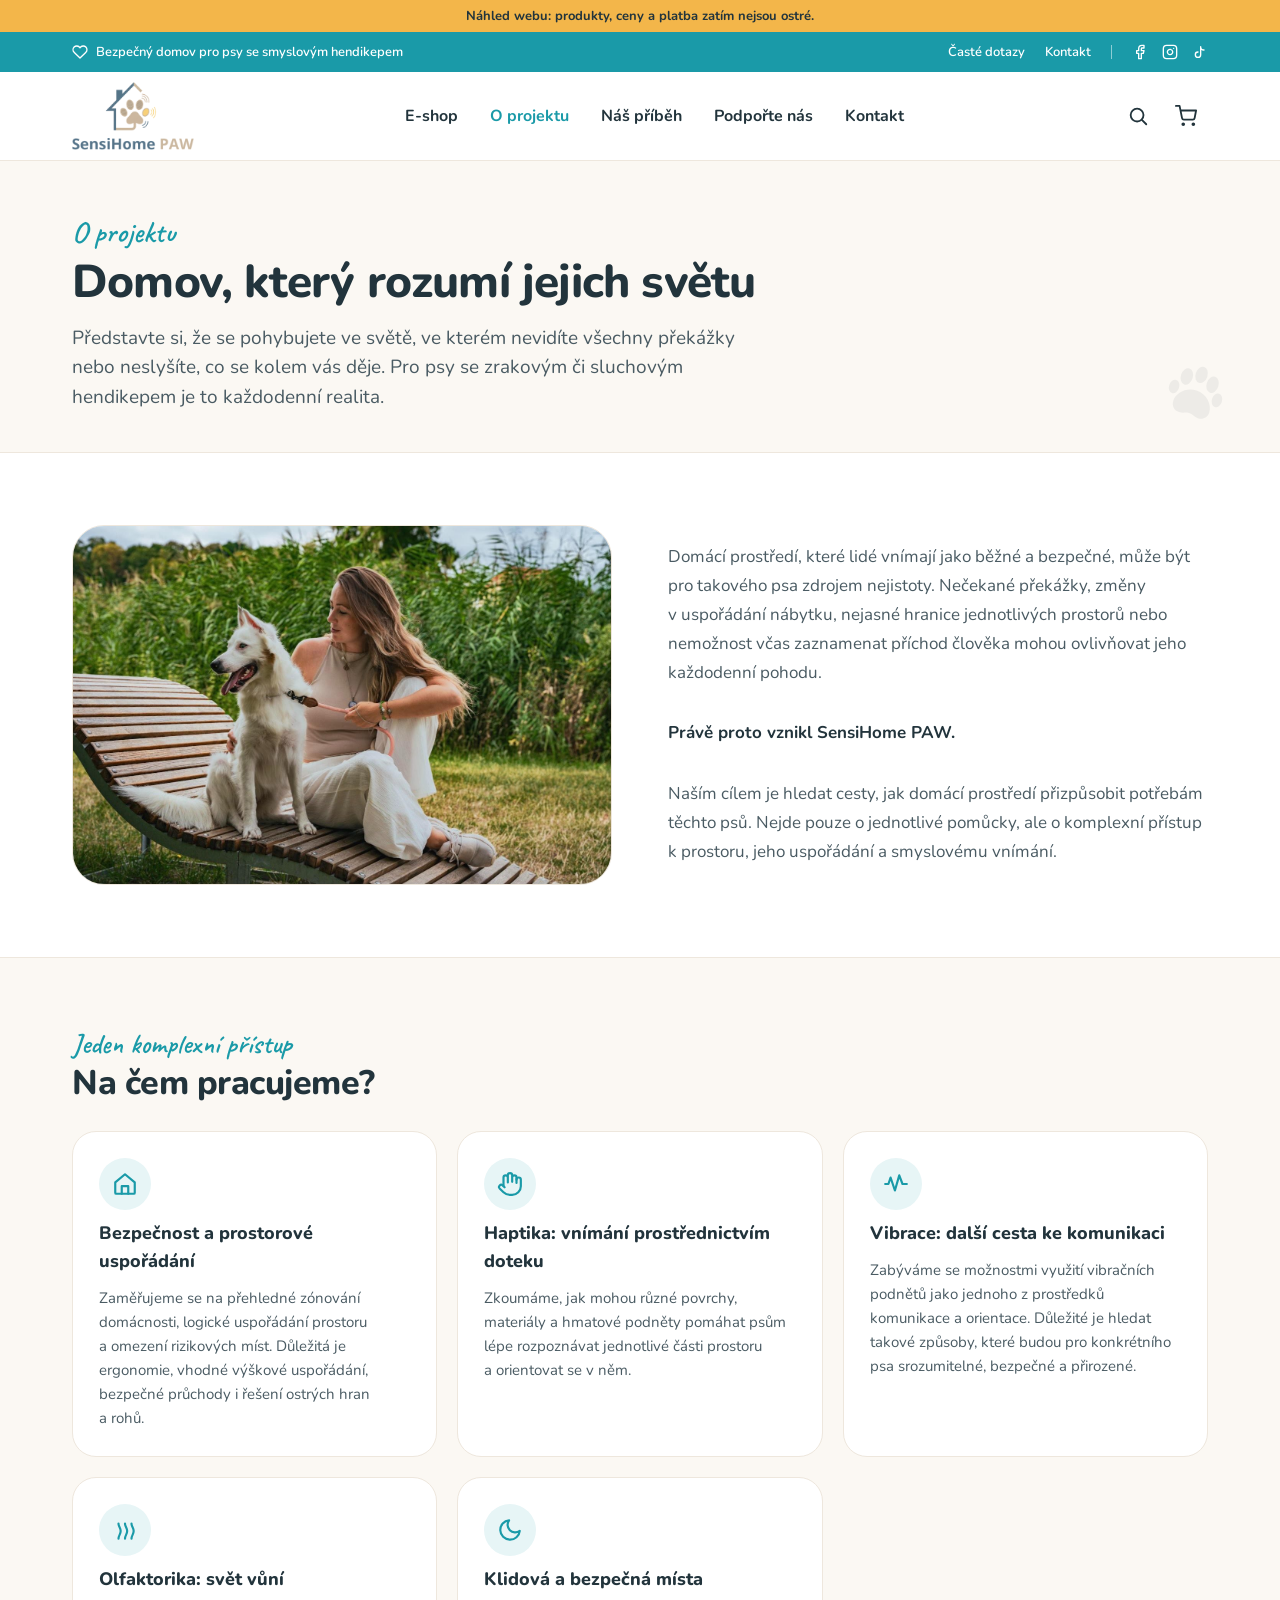
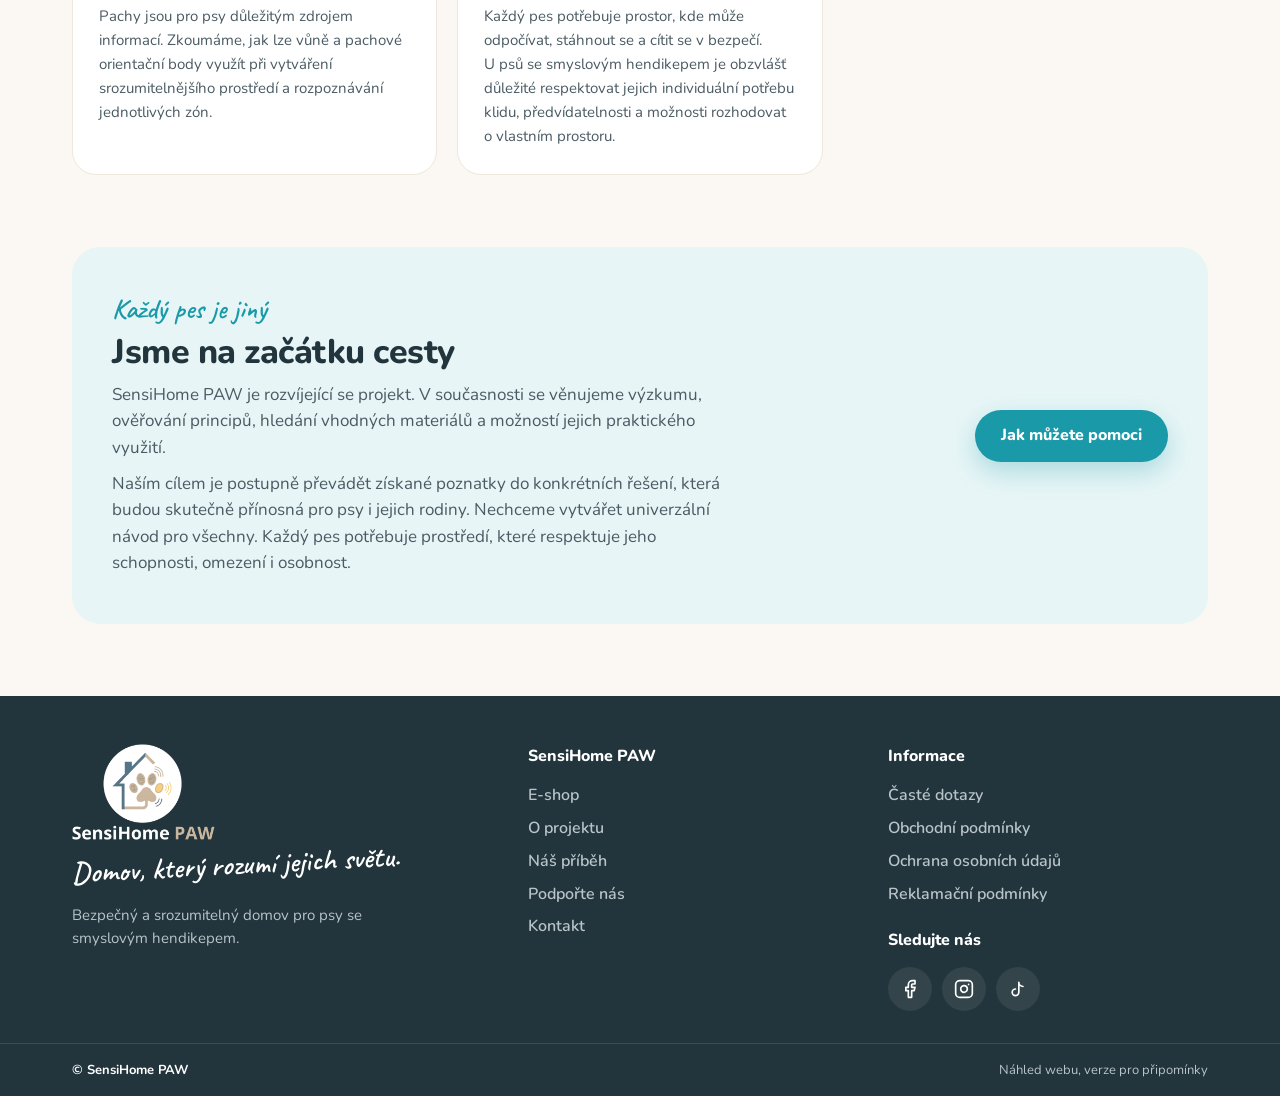
<file: o-projektu.html>
<!DOCTYPE html>
<html lang="cs">
<head>
  <meta charset="UTF-8">
  <meta name="viewport" content="width=device-width, initial-scale=1">
  <title>O projektu | SensiHome PAW</title>
  <meta name="description" content="SensiHome PAW: komplexní přístup k bezpečnému a srozumitelnému domovu pro psy se smyslovým hendikepem.">
  <meta name="robots" content="noindex">
  <link rel="icon" href="assets/img/logo.png">
  <link rel="preconnect" href="https://fonts.googleapis.com">
  <link rel="preconnect" href="https://fonts.gstatic.com" crossorigin>
  <link href="https://fonts.googleapis.com/css2?family=Nunito:wght@400;600;700;800&family=Caveat:wght@500;600&display=swap" rel="stylesheet">
  <link rel="stylesheet" href="assets/css/style.css?v=9">
</head>
<body>
  <div id="site-header"></div>
  <main>
    <section class="page-head">
      <svg class="paw-deco" aria-hidden="true" viewBox="0 0 24 24" style="width:72px;height:72px;right:48px;bottom:24px;opacity:.06;transform:rotate(18deg)"><ellipse cx="7.5" cy="8" rx="2" ry="2.8"/><ellipse cx="12" cy="6" rx="2" ry="2.8"/><ellipse cx="16.5" cy="8" rx="2" ry="2.8"/><ellipse cx="4.5" cy="12.5" rx="1.7" ry="2.3"/><ellipse cx="19.5" cy="12.5" rx="1.7" ry="2.3"/><path d="M12 11.5c3.6 0 6.3 2.9 6.3 5.6 0 1.8-1.3 3-3 3-1.3 0-2.1-.7-3.3-.7s-2 .7-3.3.7c-1.7 0-3-1.2-3-3 0-2.7 2.7-5.6 6.3-5.6z"/></svg>
      <div class="wrap">
        <span class="hand">O projektu</span>
        <h1>Domov, který rozumí jejich světu</h1>
        <p>Představte si, že se pohybujete ve světě, ve kterém nevidíte všechny překážky nebo neslyšíte, co se kolem vás děje. Pro psy se zrakovým či sluchovým hendikepem je to každodenní realita.</p>
      </div>
    </section>
    <section class="section white">
      <div class="wrap split">
        <div class="media wide"><div class="photo-frame"><img src="assets/img/tereza-malvinka-lehatko.jpg" alt="Tereza a Malvínka" loading="lazy"></div></div>
        <div class="body prose">
          <p>Domácí prostředí, které lidé vnímají jako běžné a bezpečné, může být pro takového psa zdrojem nejistoty. Nečekané překážky, změny v uspořádání nábytku, nejasné hranice jednotlivých prostorů nebo nemožnost včas zaznamenat příchod člověka mohou ovlivňovat jeho každodenní pohodu.</p>
          <p><strong style="color:var(--ink)">Právě proto vznikl SensiHome PAW.</strong></p>
          <p>Naším cílem je hledat cesty, jak domácí prostředí přizpůsobit potřebám těchto psů. Nejde pouze o jednotlivé pomůcky, ale o komplexní přístup k prostoru, jeho uspořádání a smyslovému vnímání.</p>
        </div>
      </div>
    </section>
    <section class="section">
      <div class="wrap">
        <div class="sec-head"><div class="titles"><span class="hand">Jeden komplexní přístup</span><h2>Na čem pracujeme?</h2></div></div>
        <div class="areas"><div class="area"><span class="ico"><svg viewBox="0 0 24 24" fill="none" stroke="currentColor" stroke-width="2" stroke-linecap="round" stroke-linejoin="round"><path d="M3 10.5 12 3l9 7.5V20a1 1 0 0 1-1 1H4a1 1 0 0 1-1-1z"/><path d="M9 21v-7h6v7"/></svg></span><h3>Bezpečnost a prostorové uspořádání</h3><p>Zaměřujeme se na přehledné zónování domácnosti, logické uspořádání prostoru a omezení rizikových míst. Důležitá je ergonomie, vhodné výškové uspořádání, bezpečné průchody i řešení ostrých hran a rohů.</p></div><div class="area"><span class="ico"><svg viewBox="0 0 24 24" fill="none" stroke="currentColor" stroke-width="2" stroke-linecap="round" stroke-linejoin="round"><path d="M18 11V6a2 2 0 0 0-4 0v1M14 10V4a2 2 0 0 0-4 0v2M10 10.5V6a2 2 0 0 0-4 0v8"/><path d="M18 8a2 2 0 1 1 4 0v6a8 8 0 0 1-8 8h-2c-2.8 0-4.5-.86-5.99-2.34l-3.6-3.6a2 2 0 0 1 2.83-2.82L7 15"/></svg></span><h3>Haptika: vnímání prostřednictvím doteku</h3><p>Zkoumáme, jak mohou různé povrchy, materiály a hmatové podněty pomáhat psům lépe rozpoznávat jednotlivé části prostoru a orientovat se v něm.</p></div><div class="area"><span class="ico"><svg viewBox="0 0 24 24" fill="none" stroke="currentColor" stroke-width="2" stroke-linecap="round" stroke-linejoin="round"><path d="M2 12h3l2-6 4 12 4-14 3 8h4"/></svg></span><h3>Vibrace: další cesta ke komunikaci</h3><p>Zabýváme se možnostmi využití vibračních podnětů jako jednoho z prostředků komunikace a orientace. Důležité je hledat takové způsoby, které budou pro konkrétního psa srozumitelné, bezpečné a přirozené.</p></div><div class="area"><span class="ico"><svg viewBox="0 0 24 24" fill="none" stroke="currentColor" stroke-width="2" stroke-linecap="round" stroke-linejoin="round"><path d="M6 20c0-3 2-4 2-7s-2-4-2-7"/><path d="M12 20c0-3 2-4 2-7s-2-4-2-7"/><path d="M18 20c0-3 2-4 2-7s-2-4-2-7"/></svg></span><h3>Olfaktorika: svět vůní</h3><p>Pachy jsou pro psy důležitým zdrojem informací. Zkoumáme, jak lze vůně a pachové orientační body využít při vytváření srozumitelnějšího prostředí a rozpoznávání jednotlivých zón.</p></div><div class="area"><span class="ico"><svg viewBox="0 0 24 24" fill="none" stroke="currentColor" stroke-width="2" stroke-linecap="round" stroke-linejoin="round"><path d="M21 12.8A9 9 0 1 1 11.2 3 7 7 0 0 0 21 12.8z"/></svg></span><h3>Klidová a bezpečná místa</h3><p>Každý pes potřebuje prostor, kde může odpočívat, stáhnout se a cítit se v bezpečí. U psů se smyslovým hendikepem je obzvlášť důležité respektovat jejich individuální potřebu klidu, předvídatelnosti a možnosti rozhodovat o vlastním prostoru.</p></div></div>
      </div>
    </section>
    <section class="section" style="padding-top:0">
      <div class="wrap">
        <div class="band">
          <div class="titles">
            <span class="hand" style="font-size:28px">Každý pes je jiný</span>
            <h2>Jsme na začátku cesty</h2>
            <p>SensiHome PAW je rozvíjející se projekt. V současnosti se věnujeme výzkumu, ověřování principů, hledání vhodných materiálů a možností jejich praktického využití.</p>
            <p>Naším cílem je postupně převádět získané poznatky do konkrétních řešení, která budou skutečně přínosná pro psy i jejich rodiny. Nechceme vytvářet univerzální návod pro všechny. Každý pes potřebuje prostředí, které respektuje jeho schopnosti, omezení i osobnost.</p>
          </div>
          <div class="ctas"><a class="btn" href="podporte-nas.html">Jak můžete pomoci</a></div>
        </div>
      </div>
    </section>
  </main>
  <div id="site-footer"></div>
  <script src="assets/js/data.js?v=9"></script>
  <script src="assets/js/app.js?v=9"></script>
</body>
</html>
</file>
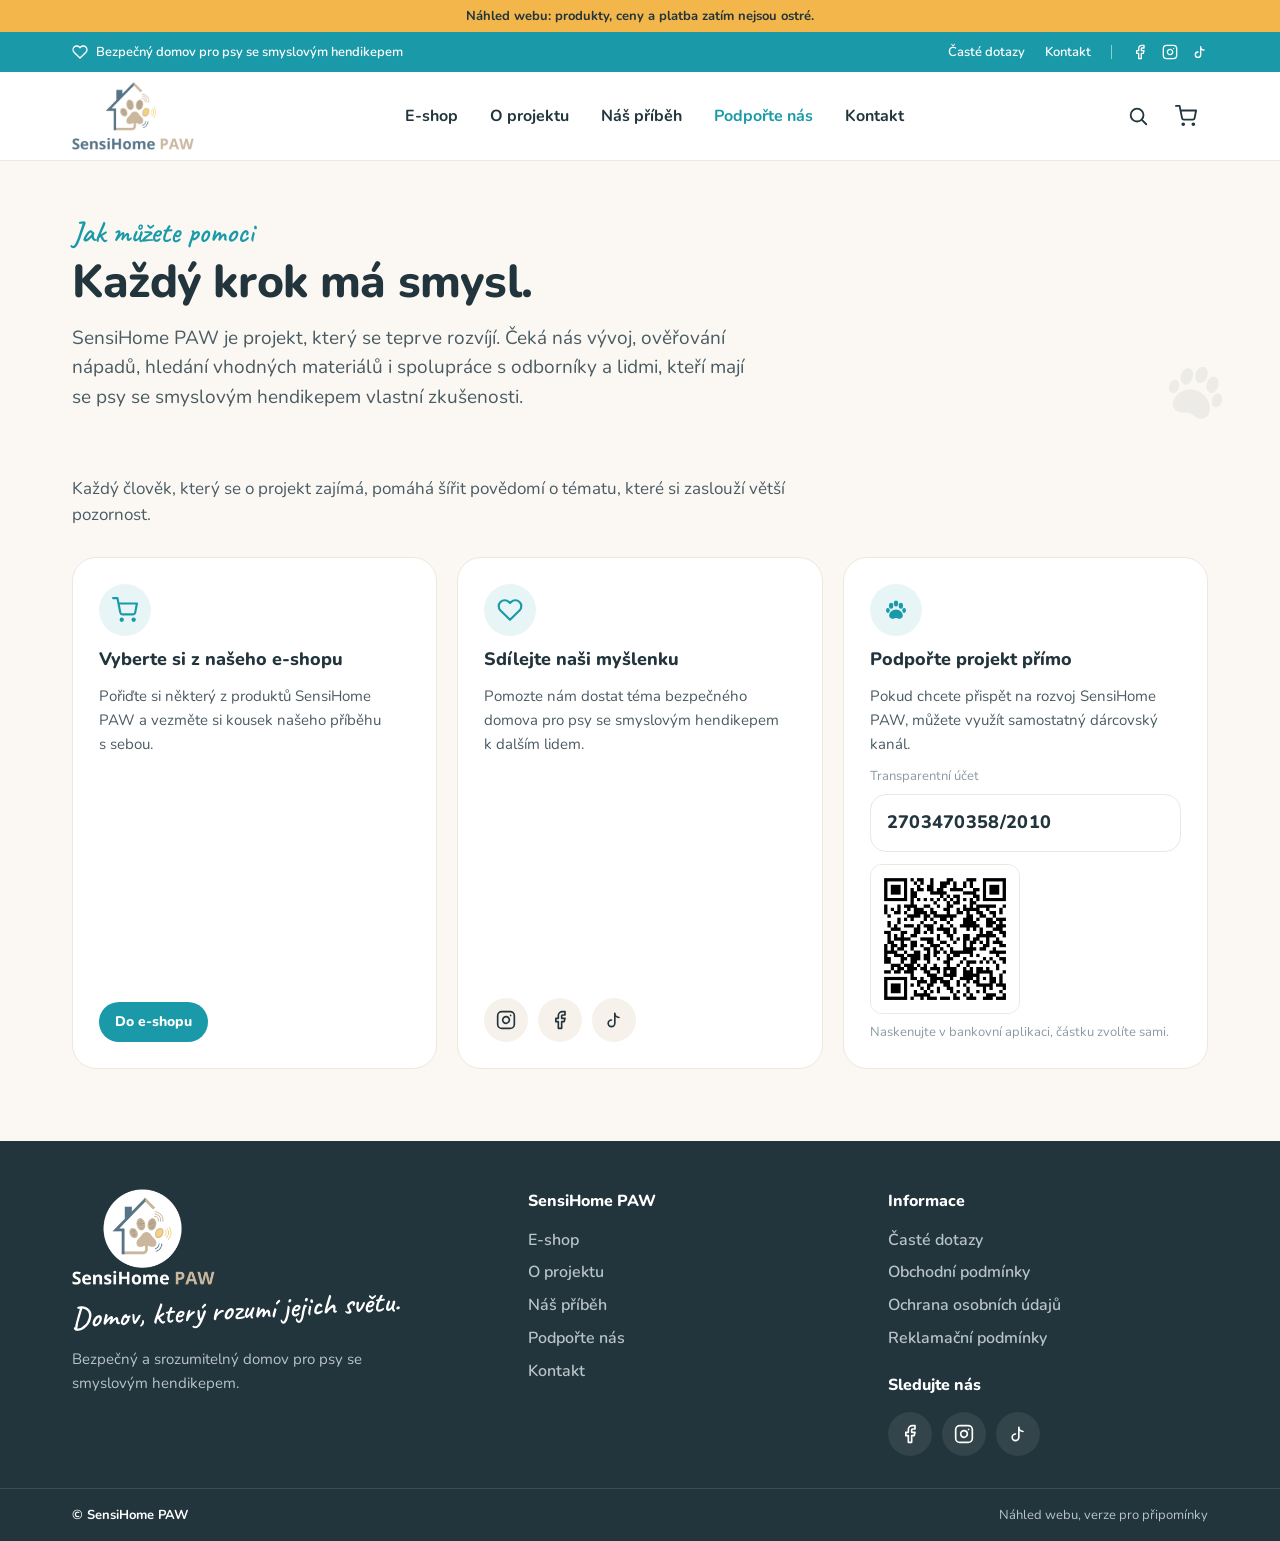
<file: podporte-nas.html>
<!DOCTYPE html>
<html lang="cs">
<head>
  <meta charset="UTF-8">
  <meta name="viewport" content="width=device-width, initial-scale=1">
  <title>Jak můžete pomoci | SensiHome PAW</title>
  <meta name="description" content="Jak podpořit SensiHome PAW: e-shop, sdílení a přímá podpora projektu.">
  <meta name="robots" content="noindex">
  <link rel="icon" href="assets/img/logo.png">
  <link rel="preconnect" href="https://fonts.googleapis.com">
  <link rel="preconnect" href="https://fonts.gstatic.com" crossorigin>
  <link href="https://fonts.googleapis.com/css2?family=Nunito:wght@400;600;700;800&family=Caveat:wght@500;600&display=swap" rel="stylesheet">
  <link rel="stylesheet" href="assets/css/style.css?v=9">
</head>
<body>
  <div id="site-header"></div>
  <main>
    <section class="page-head">
      <svg class="paw-deco" aria-hidden="true" viewBox="0 0 24 24" style="width:72px;height:72px;right:48px;bottom:24px;opacity:.06;transform:rotate(18deg)"><ellipse cx="7.5" cy="8" rx="2" ry="2.8"/><ellipse cx="12" cy="6" rx="2" ry="2.8"/><ellipse cx="16.5" cy="8" rx="2" ry="2.8"/><ellipse cx="4.5" cy="12.5" rx="1.7" ry="2.3"/><ellipse cx="19.5" cy="12.5" rx="1.7" ry="2.3"/><path d="M12 11.5c3.6 0 6.3 2.9 6.3 5.6 0 1.8-1.3 3-3 3-1.3 0-2.1-.7-3.3-.7s-2 .7-3.3.7c-1.7 0-3-1.2-3-3 0-2.7 2.7-5.6 6.3-5.6z"/></svg>
      <div class="wrap">
        <span class="hand">Jak můžete pomoci</span>
        <h1>Každý krok má smysl.</h1>
        <p>SensiHome PAW je projekt, který se teprve rozvíjí. Čeká nás vývoj, ověřování nápadů, hledání vhodných materiálů i spolupráce s odborníky a lidmi, kteří mají se psy se smyslovým hendikepem vlastní zkušenosti.</p>
      </div>
    </section>
    <section class="section" style="padding-top:24px">
      <div class="wrap">
        <p style="color:var(--text);font-size:17px;max-width:720px;margin-bottom:28px">Každý člověk, který se o projekt zajímá, pomáhá šířit povědomí o tématu, které si zaslouží větší pozornost.</p>
        <div class="help">
          <div class="area"><span class="ico" data-icon="cart"></span><h3>Vyberte si z našeho e-shopu</h3><p>Pořiďte si některý z produktů SensiHome PAW a vezměte si kousek našeho příběhu s sebou.</p><a class="btn small" href="eshop.html">Do e-shopu</a></div>
          <div class="area"><span class="ico" data-icon="heart"></span><h3>Sdílejte naši myšlenku</h3><p>Pomozte nám dostat téma bezpečného domova pro psy se smyslovým hendikepem k dalším lidem.</p>
            <div class="socials" style="margin-top:auto"><a href="https://www.instagram.com/hendikepovany_pes/" target="_blank" rel="noopener" aria-label="Instagram" data-icon="ig"></a><a href="https://www.facebook.com/HendikepovanyPes/" target="_blank" rel="noopener" aria-label="Facebook" data-icon="fb"></a><a href="https://www.tiktok.com/@hendikepovany_pes" target="_blank" rel="noopener" aria-label="TikTok" data-icon="tt"></a></div></div>
          <div class="area"><span class="ico" data-icon="paw" style="fill:currentColor"></span><h3>Podpořte projekt přímo</h3><p>Pokud chcete přispět na rozvoj SensiHome PAW, můžete využít samostatný dárcovský kanál.</p>
            <div style="margin-top:auto;display:flex;flex-direction:column;gap:8px"><span class="note">Transparentní účet</span><div class="account">2703470358/2010</div><img src="assets/img/qr-dar.png" alt="QR kód pro dar na transparentní účet" style="width:150px;height:150px;border-radius:12px;border:1px solid var(--line);margin-top:4px"><span class="note">Naskenujte v bankovní aplikaci, částku zvolíte sami.</span></div></div>
        </div>
      </div>
    </section>
  </main>
  <div id="site-footer"></div>
  <script src="assets/js/data.js?v=9"></script>
  <script src="assets/js/app.js?v=9"></script>
</body>
</html>
</file>
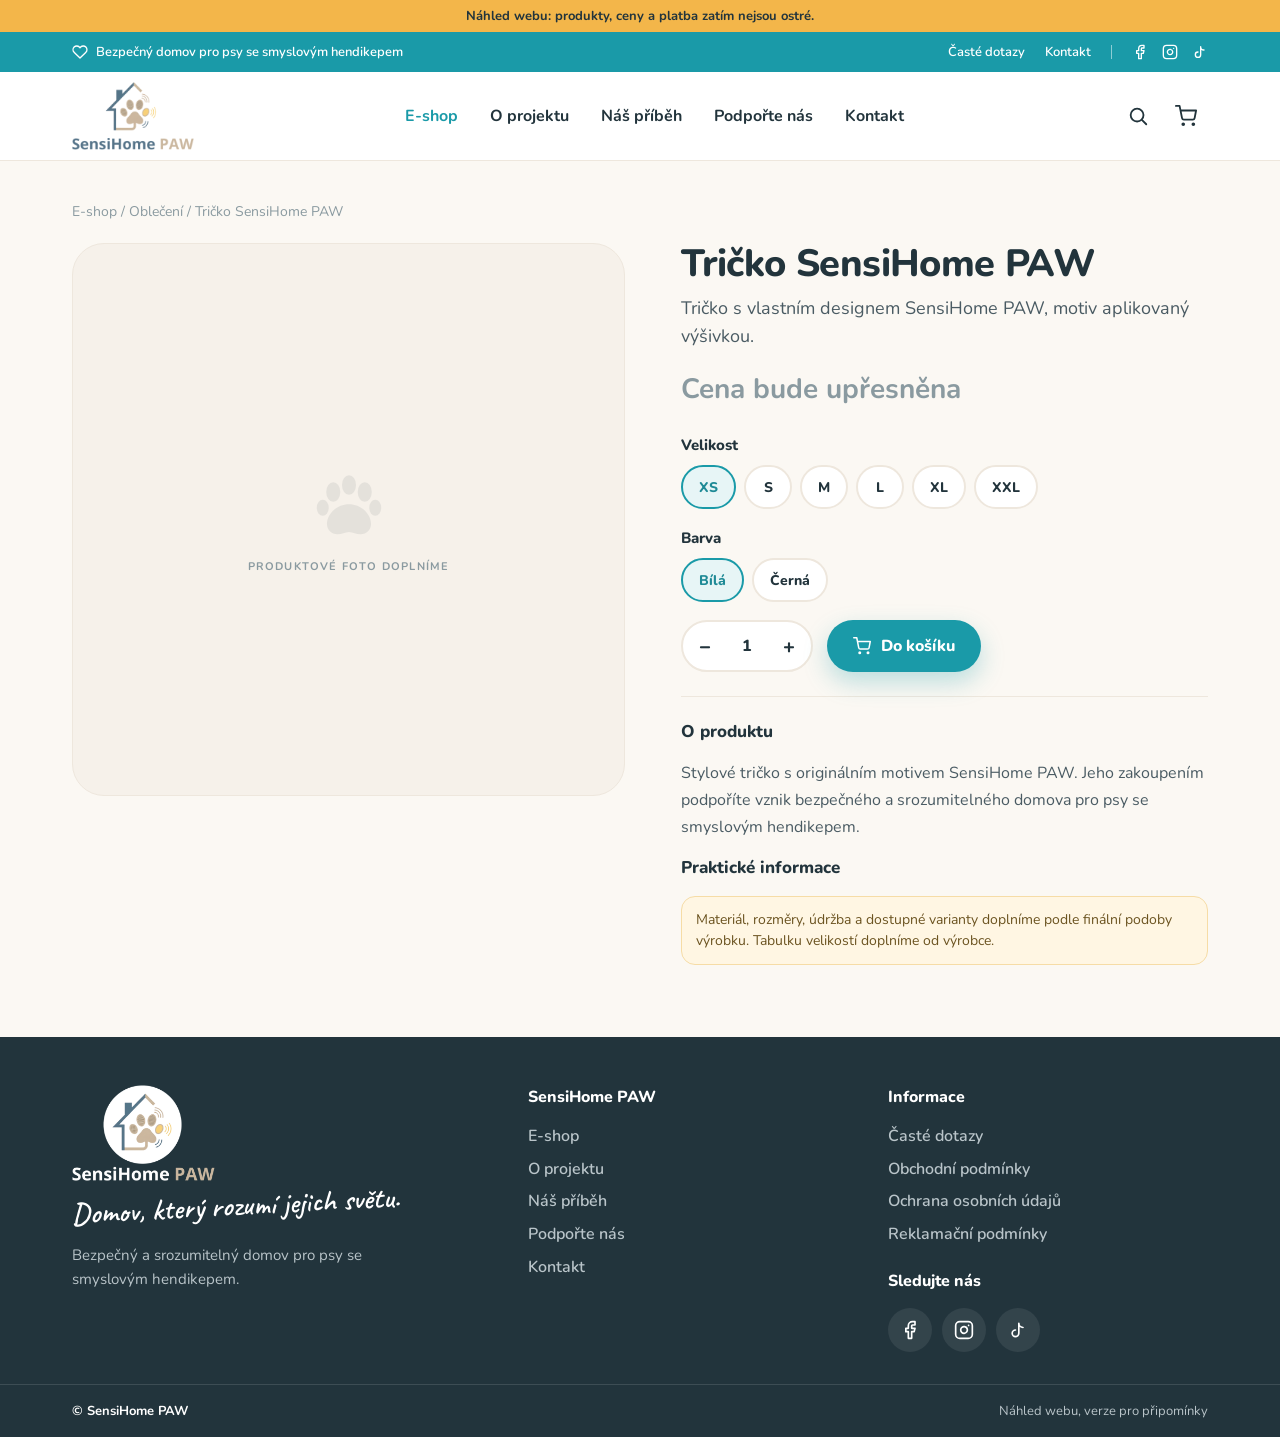
<file: produkt.html>
<!DOCTYPE html>
<html lang="cs">
<head>
  <meta charset="UTF-8">
  <meta name="viewport" content="width=device-width, initial-scale=1">
  <title>Produkt | SensiHome PAW</title>
  <meta name="description" content="Detail produktu SensiHome PAW.">
  <meta name="robots" content="noindex">
  <link rel="icon" href="assets/img/logo.png">
  <link rel="preconnect" href="https://fonts.googleapis.com">
  <link rel="preconnect" href="https://fonts.gstatic.com" crossorigin>
  <link href="https://fonts.googleapis.com/css2?family=Nunito:wght@400;600;700;800&family=Caveat:wght@500;600&display=swap" rel="stylesheet">
  <link rel="stylesheet" href="assets/css/style.css?v=9">
</head>
<body>
  <div id="site-header"></div>
  <main>
    <section class="section product" style="padding-top:40px"><div class="wrap" id="product"></div></section>
  </main>
  <div id="site-footer"></div>
  <script src="assets/js/data.js?v=9"></script>
  <script src="assets/js/app.js?v=9"></script>
</body>
</html>
</file>
<file: assets/css/style.css>
/* SensiHome PAW: náhled e-shopu.
   Design podle exportu z Claude Design (barvy, písmo, rádiusy, tlačítka),
   texty podle „Nástřel textu“ od Terezy. Později šablona pro WooCommerce. */

:root {
  --accent: #1A9AA8;
  --accent-dark: #1F8A96;
  --tint: #E7F5F6;
  --navy: #22343C;
  --ink: #22343C;
  --text: #4A5B63;
  --muted: #8A9AA0;
  --muted-2: #B9C4C9;
  --bg: #FBF8F3;
  --sand: #F6F1EA;
  --sand-2: #F2EBE2;
  --sand-3: #E6DED2;
  --line: #EEE7DD;
  --white: #FFFFFF;
  --sun: #F3B64A;
  --shadow-accent: rgba(26, 154, 168, .28);
  --font: 'Nunito', system-ui, -apple-system, 'Segoe UI', sans-serif;
  --hand: 'Caveat', cursive;
  --max: 1200px;
}

* { box-sizing: border-box; }
html { scroll-behavior: smooth; }
body { margin: 0; background: var(--bg); color: var(--ink); font-family: var(--font); font-size: 16px; line-height: 1.55; -webkit-font-smoothing: antialiased; }
img, svg { display: block; max-width: 100%; }
a { color: var(--ink); text-decoration: none; }
a:hover { color: var(--accent); }
button { font-family: inherit; }
h1, h2, h3, h4 { margin: 0; color: var(--ink); font-weight: 800; }
p { margin: 0; }
.wrap { max-width: var(--max); margin: 0 auto; padding: 0 32px; }
.hand { font-family: var(--hand); font-weight: 600; color: var(--accent); line-height: 1; }
.hidden { display: none !important; }

/* Tlačítka */
.btn { display: inline-flex; align-items: center; justify-content: center; gap: 10px; height: 52px; padding: 0 26px; border-radius: 26px; border: 0; background: var(--accent); color: #fff; font-weight: 800; font-size: 16px; cursor: pointer; box-shadow: 0 10px 24px var(--shadow-accent); transition: filter .15s; white-space: nowrap; }
.btn:hover { color: #fff; filter: brightness(.94); }
.btn svg { width: 18px; height: 18px; }
.btn.small { height: 40px; padding: 0 16px; border-radius: 20px; font-size: 14px; box-shadow: none; }
.btn.ghost { background: transparent; color: var(--ink); box-shadow: inset 0 0 0 2px var(--accent); }
.btn.ghost:hover { background: var(--tint); color: var(--ink); filter: none; }
.btn.block { width: 100%; }
.btn[disabled] { opacity: .45; cursor: not-allowed; box-shadow: none; }
.link-underline { font-weight: 700; font-size: 15px; border-bottom: 2px solid var(--accent); padding-bottom: 2px; }
.link-arrow { font-weight: 700; font-size: 15px; display: inline-flex; align-items: center; gap: 6px; color: var(--accent); }
.link-arrow svg { width: 16px; height: 16px; }

/* Lišta náhledu */
.previewbar { background: var(--sun); color: var(--navy); font-size: 13px; font-weight: 700; text-align: center; padding: 6px 16px; }

/* Top bar */
.topbar { background: var(--accent); color: #fff; font-size: 13px; font-weight: 600; }
.topbar .wrap { min-height: 40px; display: flex; align-items: center; justify-content: space-between; gap: 16px; }
.topbar .claim { display: flex; align-items: center; gap: 8px; }
.topbar .claim svg { width: 16px; height: 16px; }
.topbar nav { display: flex; align-items: center; gap: 20px; }
.topbar a { color: #fff; }
.topbar a:hover { color: #fff; text-decoration: underline; }
.topbar .pages { display: flex; gap: 20px; }
.topbar .sep { width: 1px; height: 14px; background: rgba(255,255,255,.5); }
.topbar .social { display: flex; gap: 14px; }
.topbar .social svg { width: 16px; height: 16px; }

/* Hlavička */
.header { background: #fff; border-bottom: 1px solid var(--line); position: sticky; top: 0; z-index: 50; }
.header .wrap { height: 88px; display: flex; align-items: center; justify-content: space-between; gap: 24px; }
.brand img { height: 68px; width: auto; }
.mainnav { display: flex; align-items: center; gap: 32px; font-size: 16px; font-weight: 700; }
.mainnav a.active { color: var(--accent); }
.tools { display: flex; align-items: center; gap: 4px; }
.iconbtn { position: relative; width: 44px; height: 44px; border: 0; background: transparent; border-radius: 22px; display: inline-flex; align-items: center; justify-content: center; cursor: pointer; color: var(--ink); }
.iconbtn:hover { background: var(--sand); color: var(--ink); }
.iconbtn svg { width: 22px; height: 22px; }
.badge { position: absolute; top: 4px; right: 4px; min-width: 18px; height: 18px; padding: 0 5px; border-radius: 9px; background: var(--accent); color: #fff; font-size: 11px; font-weight: 800; display: inline-flex; align-items: center; justify-content: center; }
.burger { display: none; }

/* Dekorativní tlapky */
.paw-deco { position: absolute; fill: var(--navy); pointer-events: none; }

/* Hero */
.hero { position: relative; background: var(--bg); overflow: hidden; }
.hero .wrap { padding-top: 56px; padding-bottom: 64px; display: flex; align-items: center; gap: 48px; }
.hero .text { flex: 1 1 380px; min-width: 0; display: flex; flex-direction: column; gap: 18px; }
.hero h1 { font-size: 54px; line-height: 1.06; letter-spacing: -1px; }
.hero .kicker { display: flex; align-items: flex-end; gap: 12px; flex-wrap: wrap; }
.hero .kicker .hand { font-size: 38px; }
.hero .kicker svg { width: 36px; height: 32px; margin-bottom: 2px; }
.hero .swoosh { width: 230px; height: 10px; margin-top: -8px; opacity: .8; }
.hero p.lead { margin-top: 8px; font-size: 19px; line-height: 1.55; color: var(--text); max-width: 470px; }
.hero .ctas { display: flex; align-items: center; gap: 20px; flex-wrap: wrap; margin-top: 8px; }
.hero .photo { flex: 1 1 460px; min-width: 0; position: relative; }
.photo-frame { position: relative; width: 100%; border-radius: 32px; overflow: hidden; border: 1px solid var(--line); background: linear-gradient(160deg, var(--sand-2), var(--sand-3)); }
.photo-frame img { width: 100%; height: 100%; object-fit: cover; }
.hero .photo-frame { aspect-ratio: 5 / 4; }
.photo-label { position: absolute; right: 26px; bottom: 16px; font-family: var(--hand); font-size: 32px; font-weight: 600; color: #fff; display: inline-flex; align-items: center; gap: 6px; text-shadow: 0 2px 10px rgba(0,0,0,.35); }
.photo-label svg { width: 22px; height: 20px; }

/* Sekce */
.section { padding: 72px 0; }
.section.white { background: #fff; border-top: 1px solid var(--line); border-bottom: 1px solid var(--line); }
.sec-head { display: flex; align-items: flex-end; justify-content: space-between; gap: 16px; flex-wrap: wrap; margin-bottom: 28px; }
.sec-head .titles { display: flex; flex-direction: column; gap: 6px; }
.sec-head .hand { font-size: 28px; }
h2 { font-size: 34px; letter-spacing: -.5px; line-height: 1.15; }
.prose p { font-size: 17px; line-height: 1.7; color: var(--text); margin-bottom: 14px; }
.prose p:last-child { margin-bottom: 0; }
.split { display: grid; grid-template-columns: 1fr 1fr; gap: 56px; align-items: center; }
.split.reverse .media { order: 2; }
.split .media .photo-frame { aspect-ratio: 4 / 5; }
.split .media.wide .photo-frame { aspect-ratio: 3 / 2; }
.split .body { display: flex; flex-direction: column; gap: 18px; }
.split .body .btn, .split .body .link-arrow { align-self: flex-start; }

/* Kategorie */
.cats { background: #fff; border-top: 1px solid var(--line); border-bottom: 1px solid var(--line); position: relative; }
.cats .wrap { padding-top: 26px; padding-bottom: 26px; display: flex; justify-content: center; gap: 12px; flex-wrap: wrap; }
.catlink { display: flex; flex-direction: column; align-items: center; gap: 10px; width: 180px; padding: 8px 0; font-weight: 700; font-size: 15px; background: none; border: 0; cursor: pointer; color: var(--ink); }
.caticon { width: 64px; height: 64px; border-radius: 32px; background: var(--sand); display: inline-flex; align-items: center; justify-content: center; color: var(--ink); transition: background .15s; }
.caticon svg { width: 30px; height: 30px; }
.catlink:hover .caticon, .catlink.active .caticon { background: var(--tint); color: var(--accent); }
.catlink.active { color: var(--accent); }

/* Produkty */
.grid { display: grid; grid-template-columns: repeat(4, minmax(0, 1fr)); gap: 24px; }
.card { position: relative; background: #fff; border-radius: 24px; border: 1px solid var(--line); overflow: hidden; display: flex; flex-direction: column; box-shadow: 0 6px 18px rgba(34,52,60,.05); transition: transform .2s, box-shadow .2s; }
.card:hover { transform: translateY(-3px); box-shadow: 0 14px 32px rgba(34,52,60,.10); }
.card .img { position: relative; aspect-ratio: 1 / 1; background: var(--sand); display: flex; align-items: center; justify-content: center; }
.card .tag { position: absolute; left: 14px; top: 14px; padding: 5px 12px; border-radius: 999px; background: var(--accent); color: #fff; font-size: 12px; font-weight: 800; }
.card .fav { position: absolute; right: 12px; top: 12px; width: 40px; height: 40px; border-radius: 20px; border: 0; background: #fff; display: inline-flex; align-items: center; justify-content: center; cursor: pointer; color: var(--ink); box-shadow: 0 2px 8px rgba(34,52,60,.08); }
.card .fav svg { width: 18px; height: 18px; }
.card .fav.on svg { fill: var(--accent); stroke: var(--accent); }
.card .body { padding: 18px; display: flex; flex-direction: column; gap: 6px; flex: 1; }
.card h3 { font-size: 16px; }
.card .short { font-size: 14px; color: var(--text); line-height: 1.45; }
.card .foot { display: flex; align-items: center; justify-content: space-between; gap: 12px; margin-top: auto; padding-top: 10px; }
.price { font-size: 18px; font-weight: 800; color: var(--ink); }
.price.tbd { font-size: 14px; font-weight: 700; color: var(--muted); }
.photo-tbd { display: flex; flex-direction: column; align-items: center; gap: 10px; color: var(--muted); font-size: 11px; font-weight: 700; letter-spacing: 1.2px; text-transform: uppercase; text-align: center; padding: 0 16px; }
.photo-tbd svg { width: 84px; height: 84px; fill: var(--navy); opacity: .08; }
.empty-cat { grid-column: 1 / -1; background: #fff; border: 1px dashed var(--sand-3); border-radius: 24px; padding: 40px 24px; text-align: center; color: var(--text); }

/* Pruh výzvy */
.band { background: var(--tint); border-radius: 28px; padding: 48px 40px; display: flex; align-items: center; justify-content: space-between; gap: 32px; flex-wrap: wrap; position: relative; overflow: hidden; }
.band .titles { display: flex; flex-direction: column; gap: 10px; max-width: 620px; }
.band p { color: var(--text); font-size: 17px; }
.band .ctas { display: flex; gap: 14px; flex-wrap: wrap; }

/* Oblasti projektu */
.areas { display: grid; grid-template-columns: repeat(3, minmax(0, 1fr)); gap: 20px; }
.area { background: #fff; border: 1px solid var(--line); border-radius: 24px; padding: 26px; display: flex; flex-direction: column; gap: 10px; }
.area .ico { width: 52px; height: 52px; border-radius: 26px; background: var(--tint); color: var(--accent); display: inline-flex; align-items: center; justify-content: center; }
.area .ico svg { width: 26px; height: 26px; }
.area h3 { font-size: 18px; }
.area p { font-size: 15px; color: var(--text); line-height: 1.6; }

/* Stránkové záhlaví */
.page-head { background: var(--bg); position: relative; overflow: hidden; }
.page-head .wrap { padding-top: 56px; padding-bottom: 40px; display: flex; flex-direction: column; gap: 10px; }
.page-head .hand { font-size: 30px; }
.page-head h1 { font-size: 46px; letter-spacing: -.8px; line-height: 1.1; max-width: 820px; }
.page-head p { font-size: 19px; color: var(--text); max-width: 680px; margin-top: 6px; }

/* Podpora */
.help { display: grid; grid-template-columns: repeat(3, minmax(0, 1fr)); gap: 20px; }
.help .area .btn, .help .area .link-arrow { margin-top: auto; align-self: flex-start; }
.account { background: #fff; border: 1px solid var(--line); border-radius: 16px; padding: 14px 16px; font-weight: 800; font-size: 18px; letter-spacing: .3px; }
.note { font-size: 13px; color: var(--muted); }

/* FAQ */
.faq { max-width: 820px; }
.faq details { background: #fff; border: 1px solid var(--line); border-radius: 18px; padding: 18px 22px; margin-bottom: 12px; }
.faq summary { font-weight: 800; font-size: 17px; cursor: pointer; list-style: none; display: flex; justify-content: space-between; gap: 16px; }
.faq summary::-webkit-details-marker { display: none; }
.faq summary::after { content: "+"; color: var(--accent); font-size: 22px; line-height: 1; }
.faq details[open] summary::after { content: "–"; }
.faq details p { margin-top: 12px; color: var(--text); line-height: 1.65; }

/* Kontakt */
.contact-card { background: #fff; border: 1px solid var(--line); border-radius: 24px; padding: 32px; display: flex; flex-direction: column; gap: 14px; }
.contact-card a.mail { font-size: 22px; font-weight: 800; color: var(--accent); }
.socials { display: flex; gap: 10px; }
.socials a svg, .area .ico svg { pointer-events: none; }
.socials a { width: 44px; height: 44px; border-radius: 22px; background: var(--sand); display: inline-flex; align-items: center; justify-content: center; color: var(--ink); }
.socials a:hover { background: var(--tint); color: var(--accent); }
.socials svg { width: 20px; height: 20px; }

/* Produkt */
.crumbs { font-size: 14px; color: var(--muted); margin-bottom: 20px; }
.crumbs a { color: var(--muted); }
.crumbs a:hover { color: var(--accent); }
.product .layout { display: grid; grid-template-columns: 1.05fr 1fr; gap: 56px; align-items: start; }
.product .gallery { position: relative; aspect-ratio: 1 / 1; background: var(--sand); border-radius: 32px; border: 1px solid var(--line); display: flex; align-items: center; justify-content: center; }
.product h1 { font-size: 38px; letter-spacing: -.6px; line-height: 1.1; }
.product .short { font-size: 18px; color: var(--text); margin-top: 10px; }
.product .price-row { margin: 18px 0 22px; display: flex; align-items: baseline; gap: 12px; }
.product .price { font-size: 28px; }
.opt { margin-bottom: 18px; }
.opt label { display: block; font-weight: 800; font-size: 15px; margin-bottom: 8px; }
.chips { display: flex; gap: 8px; flex-wrap: wrap; }
.chip { min-width: 48px; height: 44px; padding: 0 16px; border-radius: 22px; border: 2px solid var(--line); background: #fff; font-weight: 800; font-size: 14px; cursor: pointer; color: var(--ink); }
.chip:hover { border-color: var(--accent); }
.chip.on { border-color: var(--accent); background: var(--tint); color: var(--accent-dark); }
.qty { display: inline-flex; align-items: center; height: 52px; border: 2px solid var(--line); border-radius: 26px; overflow: hidden; background: #fff; }
.qty button { width: 44px; height: 100%; border: 0; background: none; font-size: 20px; font-weight: 800; cursor: pointer; color: var(--ink); }
.qty input { width: 40px; border: 0; text-align: center; font: inherit; font-weight: 800; font-size: 16px; color: var(--ink); background: none; }
.buy { display: flex; gap: 14px; align-items: center; flex-wrap: wrap; margin: 6px 0 24px; }
.desc { border-top: 1px solid var(--line); padding-top: 22px; display: flex; flex-direction: column; gap: 14px; }
.desc h3 { font-size: 17px; }
.desc p { color: var(--text); line-height: 1.7; }
.todo { background: #FFF6E3; border: 1px solid #F6DCA6; border-radius: 14px; padding: 12px 14px; font-size: 14px; color: #6B5320; }

/* Košík */
.cart .layout { display: grid; grid-template-columns: 1.55fr 1fr; gap: 40px; align-items: start; }
.cart-items { background: #fff; border: 1px solid var(--line); border-radius: 24px; padding: 8px 24px; }
.cart-row { display: grid; grid-template-columns: 72px 1fr auto; gap: 16px; align-items: center; padding: 18px 0; border-bottom: 1px solid var(--line); }
.cart-row:last-child { border-bottom: 0; }
.cart-row .thumb { width: 72px; height: 72px; border-radius: 16px; background: var(--sand); display: flex; align-items: center; justify-content: center; }
.cart-row .thumb svg { width: 34px; height: 34px; fill: var(--navy); opacity: .1; }
.cart-row .name { font-weight: 800; }
.cart-row .vars { font-size: 14px; color: var(--muted); }
.cart-row .remove { border: 0; background: none; color: var(--muted); font-size: 13px; text-decoration: underline; cursor: pointer; padding: 0; margin-top: 4px; }
.cart-row .right { display: flex; flex-direction: column; align-items: flex-end; gap: 8px; }
.cart-row .qty { height: 40px; }
.cart-row .qty button { width: 36px; font-size: 18px; }
.cart-row .qty input { width: 30px; font-size: 15px; }
.summary { background: #fff; border: 1px solid var(--line); border-radius: 24px; padding: 26px; display: flex; flex-direction: column; gap: 16px; position: sticky; top: 108px; }
.summary h3 { font-size: 20px; }
.summary fieldset { border: 0; padding: 0; margin: 0; display: flex; flex-direction: column; gap: 8px; }
.summary legend { font-weight: 800; font-size: 14px; margin-bottom: 8px; padding: 0; }
.radio { display: flex; align-items: center; gap: 10px; padding: 12px 14px; border: 2px solid var(--line); border-radius: 14px; cursor: pointer; font-weight: 700; font-size: 15px; }
.radio:has(input:checked) { border-color: var(--accent); background: var(--tint); }
.radio input { accent-color: var(--accent); }
.radio .p { margin-left: auto; font-size: 13px; color: var(--muted); font-weight: 700; }
.sum-row { display: flex; justify-content: space-between; font-size: 15px; color: var(--text); }
.sum-row.total { border-top: 1px solid var(--line); padding-top: 14px; font-size: 18px; font-weight: 800; color: var(--ink); }
.form { display: grid; grid-template-columns: 1fr 1fr; gap: 10px; }
.form input { height: 48px; border: 1px solid var(--line); border-radius: 12px; padding: 0 14px; font: inherit; font-size: 15px; color: var(--ink); background: var(--bg); width: 100%; }
.form input:focus { outline: 2px solid var(--accent); outline-offset: -1px; }
.form .full { grid-column: 1 / -1; }
.form .check { grid-column: 1 / -1; display: flex; gap: 10px; align-items: flex-start; font-size: 13px; color: var(--text); }
.form .check input { width: auto; height: auto; margin-top: 3px; accent-color: var(--accent); }
.empty { background: #fff; border: 1px solid var(--line); border-radius: 24px; padding: 56px 24px; text-align: center; display: flex; flex-direction: column; align-items: center; gap: 18px; }
.empty p { font-size: 18px; color: var(--text); max-width: 420px; }

/* Modal, toast */
.toast { position: fixed; left: 50%; bottom: 24px; transform: translate(-50%, 20px); background: var(--navy); color: #fff; padding: 14px 20px; border-radius: 14px; font-weight: 700; opacity: 0; transition: .25s; z-index: 200; pointer-events: none; max-width: calc(100% - 32px); }
.toast.show { opacity: 1; transform: translate(-50%, 0); }
.modal { position: fixed; inset: 0; background: rgba(34,52,60,.55); display: none; align-items: center; justify-content: center; z-index: 300; padding: 16px; }
.modal.open { display: flex; }
.modal .box { background: #fff; border-radius: 28px; padding: 36px 32px; max-width: 460px; width: 100%; text-align: center; display: flex; flex-direction: column; gap: 14px; align-items: center; }
.modal .box .hand { font-size: 34px; }
.modal .box p { color: var(--text); }

/* Patička */
.footer { background: var(--navy); color: #fff; margin-top: 0; }
.footer .top { padding-top: 48px; padding-bottom: 32px; display: grid; grid-template-columns: 1.3fr 1fr 1fr; gap: 40px; align-items: start; }
.footer .brandcol { display: flex; flex-direction: column; gap: 14px; }
.footer .brandcol img { height: 96px; width: auto; align-self: flex-start; }
.footer .claim { font-family: var(--hand); font-size: 30px; font-weight: 600; line-height: 1.05; transform: rotate(-3deg); transform-origin: left; margin-top: 4px; }
.footer .sub { color: var(--muted-2); font-size: 15px; max-width: 320px; }
.footer h4 { color: #fff; font-size: 16px; margin-bottom: 14px; }
.footer ul { list-style: none; margin: 0; padding: 0; display: flex; flex-direction: column; gap: 8px; }
.footer ul a { color: var(--muted-2); font-weight: 600; }
.footer ul a:hover { color: #fff; }
.footer .socials a { background: rgba(255,255,255,.08); color: #fff; }
.footer .socials a:hover { background: rgba(255,255,255,.16); color: #fff; }
.footer .bottom { border-top: 1px solid rgba(255,255,255,.12); }
.footer .bottom .wrap { padding-top: 16px; padding-bottom: 16px; display: flex; justify-content: space-between; gap: 16px; flex-wrap: wrap; font-size: 13px; color: var(--muted-2); }
.footer .bottom strong { color: #fff; }

/* Responzivita */
@media (max-width: 1060px) {
  .grid { grid-template-columns: repeat(3, minmax(0, 1fr)); }
  .mainnav { gap: 22px; }
}
@media (max-width: 900px) {
  .wrap { padding: 0 20px; }
  .topbar .pages, .topbar .sep { display: none; }
  .header .wrap { height: 72px; }
  .brand img { height: 54px; }
  .burger { display: inline-flex; }
  .mainnav { display: none; position: absolute; top: 72px; left: 0; right: 0; background: #fff; flex-direction: column; align-items: stretch; gap: 0; padding: 8px 20px 16px; border-bottom: 1px solid var(--line); box-shadow: 0 12px 24px rgba(34,52,60,.08); }
  .mainnav.open { display: flex; }
  .mainnav a { padding: 14px 0; border-bottom: 1px solid var(--line); }
  .mainnav a:last-child { border-bottom: 0; }
  .hero .wrap { flex-direction: column-reverse; align-items: stretch; padding-top: 24px; padding-bottom: 44px; gap: 28px; }
  .hero .photo { flex: none; }
  .hero h1 { font-size: 38px; }
  .hero .kicker .hand { font-size: 30px; }
  .hero p.lead { font-size: 17px; }
  .section { padding: 52px 0; }
  h2 { font-size: 28px; }
  .split, .split.reverse { grid-template-columns: 1fr; gap: 28px; }
  .split.reverse .media { order: 0; }
  .grid { grid-template-columns: repeat(2, minmax(0, 1fr)); gap: 14px; }
  .card .body { padding: 14px; }
  .card .foot { flex-direction: column; align-items: stretch; }
  .card .foot .btn { width: 100%; }
  .areas, .help { grid-template-columns: 1fr; }
  .cats .wrap { justify-content: space-between; gap: 6px; padding-top: 18px; padding-bottom: 18px; }
  .catlink { width: auto; flex: 1; font-size: 13px; text-align: center; }
  .caticon { width: 54px; height: 54px; }
  .band { padding: 32px 24px; }
  .page-head h1 { font-size: 34px; }
  .page-head p { font-size: 17px; }
  .product .layout, .cart .layout { grid-template-columns: 1fr; gap: 28px; }
  .product h1 { font-size: 30px; }
  .summary { position: static; }
  .page-head .paw-deco { display: none; }
  .cart-items { padding: 4px 16px; }
  .cart-row { grid-template-columns: 56px 1fr; gap: 12px; }
  .cart-row .thumb { width: 56px; height: 56px; }
  .cart-row .right { grid-column: 2; flex-direction: row; align-items: center; justify-content: space-between; }
  .footer .top { grid-template-columns: 1fr 1fr; }
  .footer .brandcol { grid-column: 1 / -1; }
}
@media (max-width: 520px) {
  .topbar .claim span { font-size: 12px; }
  .topbar .social { display: none; }
  .grid { grid-template-columns: 1fr; }
  .form { grid-template-columns: 1fr; }
  .hero .ctas .btn { width: 100%; }
}
</file>
